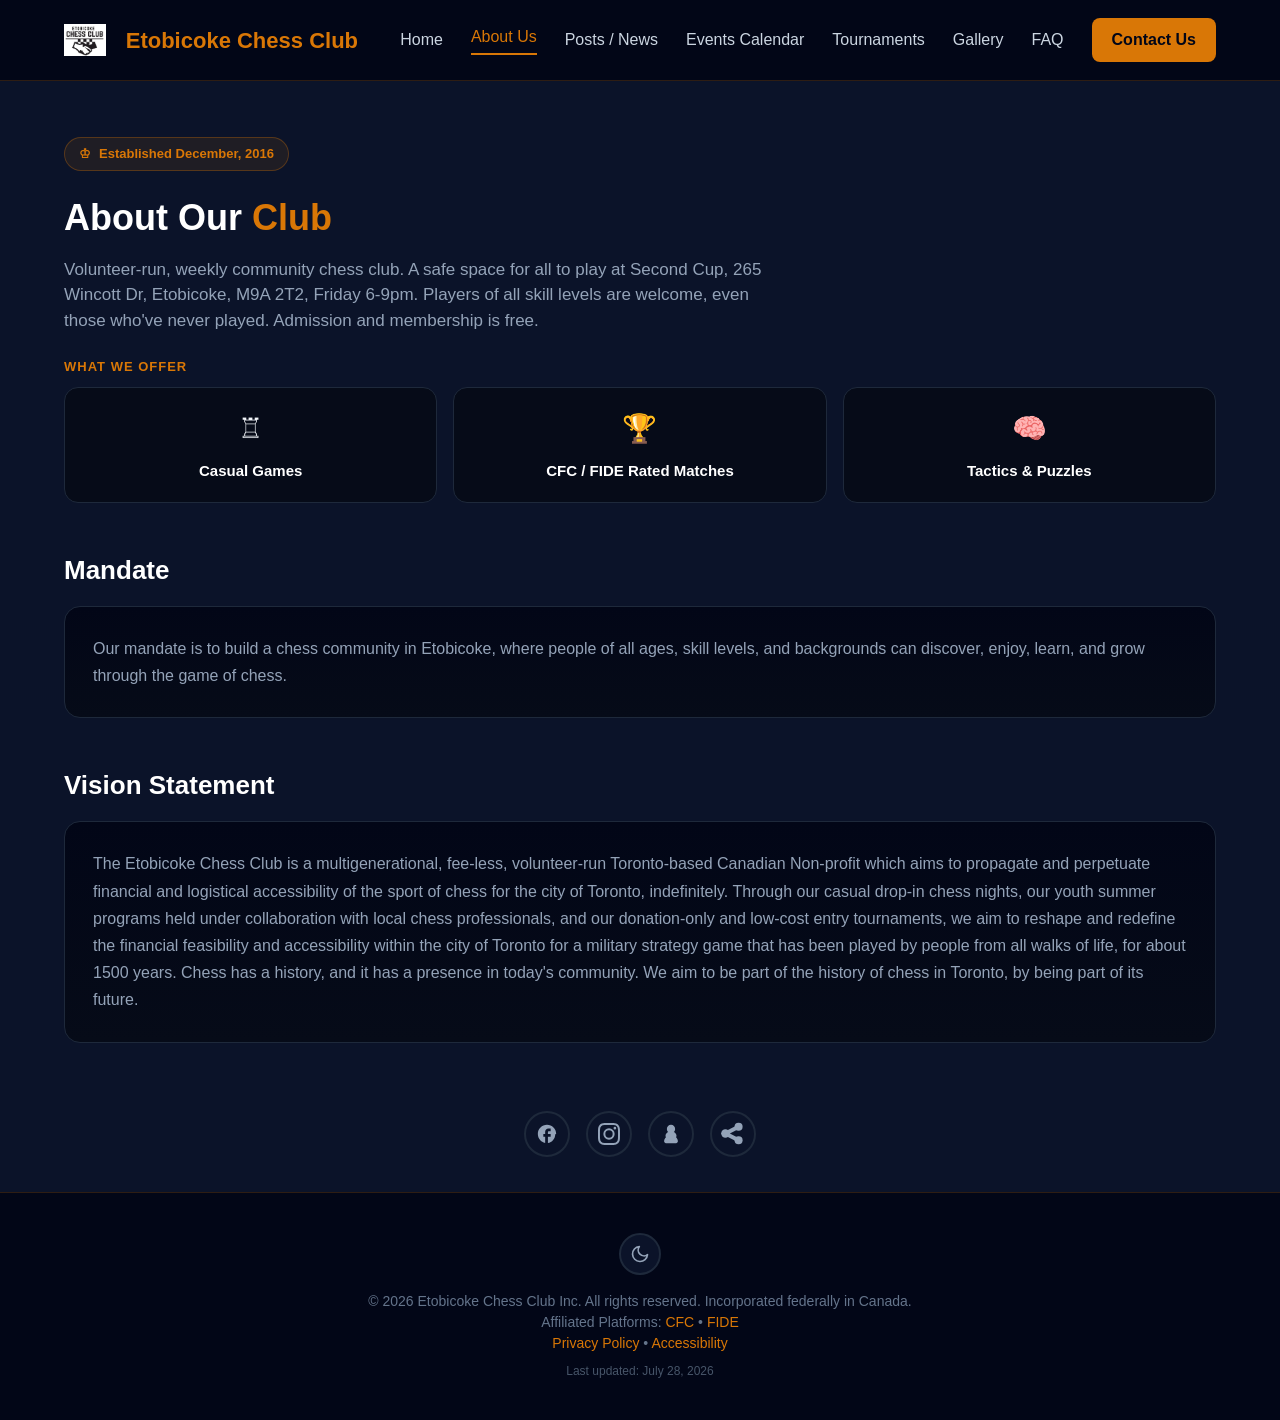
<file: about.html>
<!DOCTYPE html>
<html lang="en">
<head>
<script>
  (function () {
    try {
      if (localStorage.getItem("gcc-theme") === "light") {
        document.documentElement.setAttribute("data-theme", "light");
      }
    } catch (e) {}
  })();
</script>
<meta charset="UTF-8">
<meta name="viewport" content="width=device-width, initial-scale=1.0">
<title>About Us - Etobicoke Chess Club</title>
<meta name="description" content="Learn about Etobicoke Chess Club's mandate, vision, and executive team - a free, volunteer-run weekly chess club at Second Cup.">
<link rel="canonical" href="https://ricool8888.github.io/etobicokechessclub/about">
<link rel="icon" href="favicon.ico" sizes="any">
<link rel="icon" type="image/png" sizes="192x192" href="assets/logos/favicon-192.png">
<link rel="apple-touch-icon" href="assets/logos/apple-touch-icon.png">
<link rel="stylesheet" href="assets/style.css">
</head>
<body>
<a href="#main-content" class="sr-only">Skip to main content</a>

<header class="site-header">
  <div class="container">
    <div class="navbar-flex">
      <a href="./" class="brand-logo">
        <img src="assets/logos/ECC_logo.jpg" alt="" aria-hidden="true" width="32" height="32" style="height:32px;width:auto;display:inline-block;vertical-align:middle;margin-right:8px;">
        <span class="gold-text">Etobicoke Chess Club</span>
      </a>
      <button class="nav-toggle" id="navToggle" aria-expanded="false" aria-controls="primaryNav" aria-label="Open menu">&#9776;</button>
      <nav class="nav-links" id="primaryNav" aria-label="Main Navigation">
        <a href="./" class="nav-item">Home</a>
        <a href="about" class="nav-item active" aria-current="page">About Us</a>
        <a href="posts-and-news" class="nav-item">Posts / News</a>
        <a href="events-calendar" class="nav-item">Events Calendar</a>
        <a href="tournaments" class="nav-item">Tournaments</a>
        <a href="gallery" class="nav-item">Gallery</a>
        <a href="faq" class="nav-item">FAQ</a>
        <a href="mailto:etobicokechessclub@gmail.com" class="btn-join">Contact Us</a>
      </nav>
    </div>
  </div>
</header>

<main id="main-content">
  <div class="container">
    <div class="page-header">
      <div class="established-badge"><span aria-hidden="true">&#9812;</span> Established December, 2016</div>
      <h1 class="page-title">About Our <span class="gold-text">Club</span></h1>
      <p class="page-desc">Volunteer-run, weekly community chess club. A safe space for all to play at Second Cup, 265 Wincott Dr, Etobicoke, M9A 2T2, Friday 6-9pm. Players of all skill levels are welcome, even those who've never played. Admission and membership is free.</p>
    </div>

    <section class="content-section" aria-labelledby="offer-heading">
      <div class="section-eyebrow">What We Offer</div>
      <div class="offer-grid" id="offer-heading">
        <div class="offer-item">
          <div class="offer-icon" aria-hidden="true">&#9814;</div>
          <div class="offer-label">Casual Games</div>
        </div>
        <div class="offer-item">
          <div class="offer-icon" aria-hidden="true">&#127942;</div>
          <div class="offer-label">CFC / FIDE Rated Matches</div>
        </div>
        <div class="offer-item">
          <div class="offer-icon" aria-hidden="true">&#129504;</div>
          <div class="offer-label">Tactics &amp; Puzzles</div>
        </div>
      </div>
    </section>

    <section class="content-section" aria-labelledby="mandate-heading">
      <h2 class="section-heading" id="mandate-heading">Mandate</h2>
      <div class="content-card">
        <p>Our mandate is to build a chess community in Etobicoke, where people of all ages, skill levels, and backgrounds can discover, enjoy, learn, and grow through the game of chess.</p>
      </div>
    </section>

    <section class="content-section" aria-labelledby="vision-heading">
      <h2 class="section-heading" id="vision-heading">Vision Statement</h2>
      <div class="content-card">
        <p>The Etobicoke Chess Club is a multigenerational, fee-less, volunteer-run Toronto-based Canadian Non-profit which aims to propagate and perpetuate financial and logistical accessibility of the sport of chess for the city of Toronto, indefinitely. Through our casual drop-in chess nights, our youth summer programs held under collaboration with local chess professionals, and our donation-only and low-cost entry tournaments, we aim to reshape and redefine the financial feasibility and accessibility within the city of Toronto for a military strategy game that has been played by people from all walks of life, for about 1500 years. Chess has a history, and it has a presence in today's community. We aim to be part of the history of chess in Toronto, by being part of its future.  </p>
      </div>
    </section>

    <!--
      EXECUTIVE TEAM - waiting on names and bios from the ECC exec team.
      For each person, copy one <section> block below, fill in the name,
      role and bio, give the heading a unique id, then remove the comment
      markers around this block so it shows on the page.

    <section class="content-section" aria-labelledby="president-heading">
      <h2 class="section-heading" id="president-heading">President</h2>
      <div class="content-card founder-card">
        <div class="founder-avatar" aria-hidden="true">&#9812;</div>
        <div>
          <h3 class="founder-name">NAME</h3>
          <div class="founder-title">President</div>
          <p>BIO - a sentence or two about their chess background.</p>
          <p>BIO - their role with the club and what they enjoy outside of chess.</p>
        </div>
      </div>
    </section>

    <section class="content-section" aria-labelledby="vp-heading">
      <h2 class="section-heading" id="vp-heading">Vice-President</h2>
      <div class="content-card founder-card">
        <div class="founder-avatar" aria-hidden="true">&#9812;</div>
        <div>
          <h3 class="founder-name">NAME</h3>
          <div class="founder-title">Vice-President</div>
          <p>BIO</p>
        </div>
      </div>
    </section>

    <section class="content-section" aria-labelledby="treasurer-heading">
      <h2 class="section-heading" id="treasurer-heading">Treasurer</h2>
      <div class="content-card founder-card">
        <div class="founder-avatar" aria-hidden="true">&#9812;</div>
        <div>
          <h3 class="founder-name">NAME</h3>
          <div class="founder-title">Treasurer</div>
          <p>BIO</p>
        </div>
      </div>
    </section>
    -->
    
    <div class="social-container">
      <a href="https://www.facebook.com/EtobicokeChessClub/" target="_blank" rel="noopener noreferrer" class="social-btn facebook" aria-label="Visit Facebook">
        <span class="social-icon" aria-hidden="true"></span>
      </a>
      <a href="https://www.instagram.com/etobicokechessclub/" target="_blank" rel="noopener noreferrer" class="social-btn instagram" aria-label="Visit Instagram">
        <span class="social-icon" aria-hidden="true"></span>
      </a>
      <a href="https://www.chess.com/club/etobicoke-chess-club" target="_blank" rel="noopener noreferrer" class="social-btn chess" aria-label="Visit Chess.com">
        <span class="social-icon" aria-hidden="true"></span>
      </a>
      <button type="button" class="social-btn share" aria-label="Share this page" aria-haspopup="true" aria-expanded="false">
        <span class="social-icon" aria-hidden="true"></span>
      </button>
    </div>
  </div>
</main>

<footer class="site-footer">
  <div class="container">
    <button type="button" id="themeToggle" class="theme-toggle" aria-label="Toggle light and dark mode" aria-pressed="false">
      <svg class="icon-sun" viewBox="0 0 24 24" aria-hidden="true"><circle cx="12" cy="12" r="4"/><path d="M12 2v2M12 20v2M4.93 4.93l1.41 1.41M17.66 17.66l1.41 1.41M2 12h2M20 12h2M6.34 17.66l-1.41 1.41M19.07 4.93l-1.41 1.41"/></svg>
      <svg class="icon-moon" viewBox="0 0 24 24" aria-hidden="true"><path d="M21 12.79A9 9 0 1 1 11.21 3 7 7 0 0 0 21 12.79z"/></svg>
    </button>
    <p>&copy; 2026 Etobicoke Chess Club Inc. All rights reserved.  Incorporated federally in Canada.<br>
    Affiliated Platforms: <a href="https://www.chess.ca/en/">CFC</a> &bull; <a href="https://www.fide.com/">FIDE</a><br>
    <a href="privacy">Privacy Policy</a> &bull; <a href="accessibility">Accessibility</a></p>
    <p class="last-updated">Last updated: <span id="lastUpdatedText">July 28, 2026</span></p>
  </div>
</footer>

<script src="assets/theme.js"></script>
<script src="assets/share.js"></script>
<script src="assets/last-updated.js"></script>
<script src="assets/nav.js"></script>
</body>
</html>
</file>
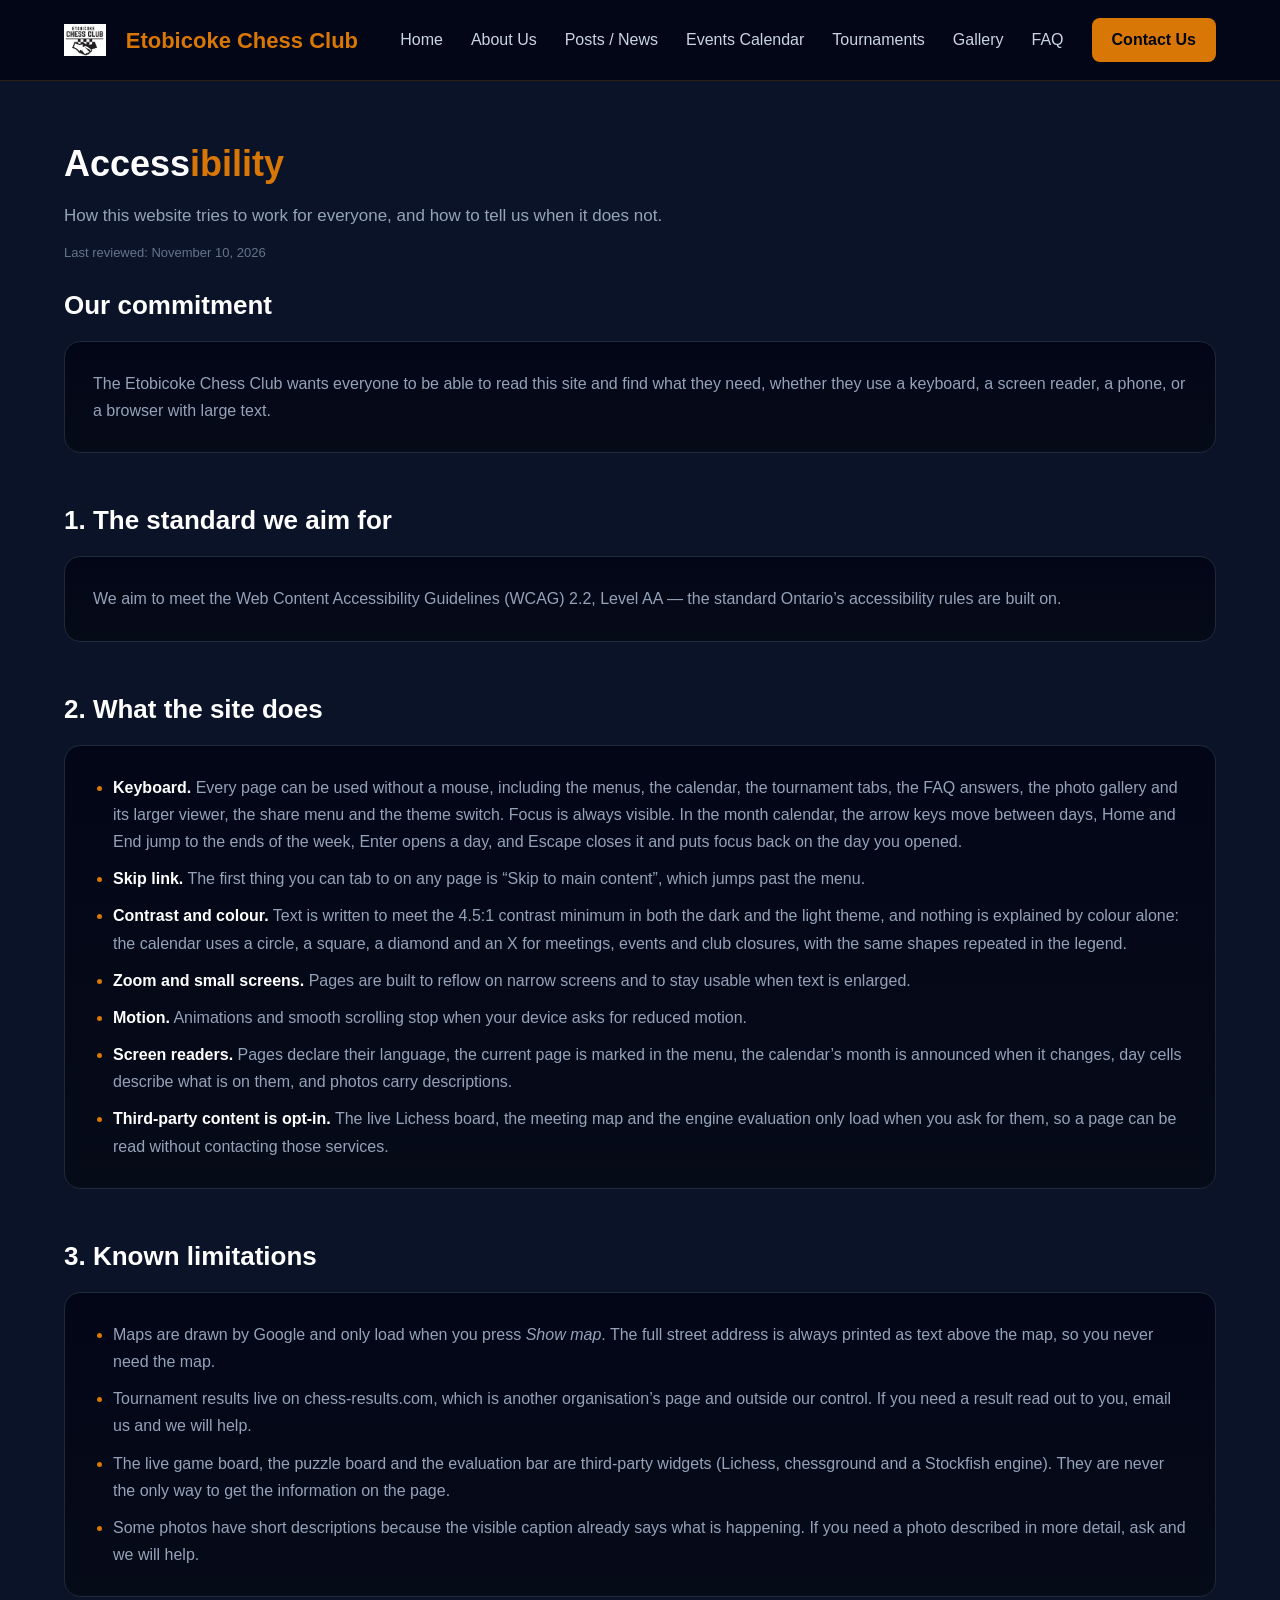
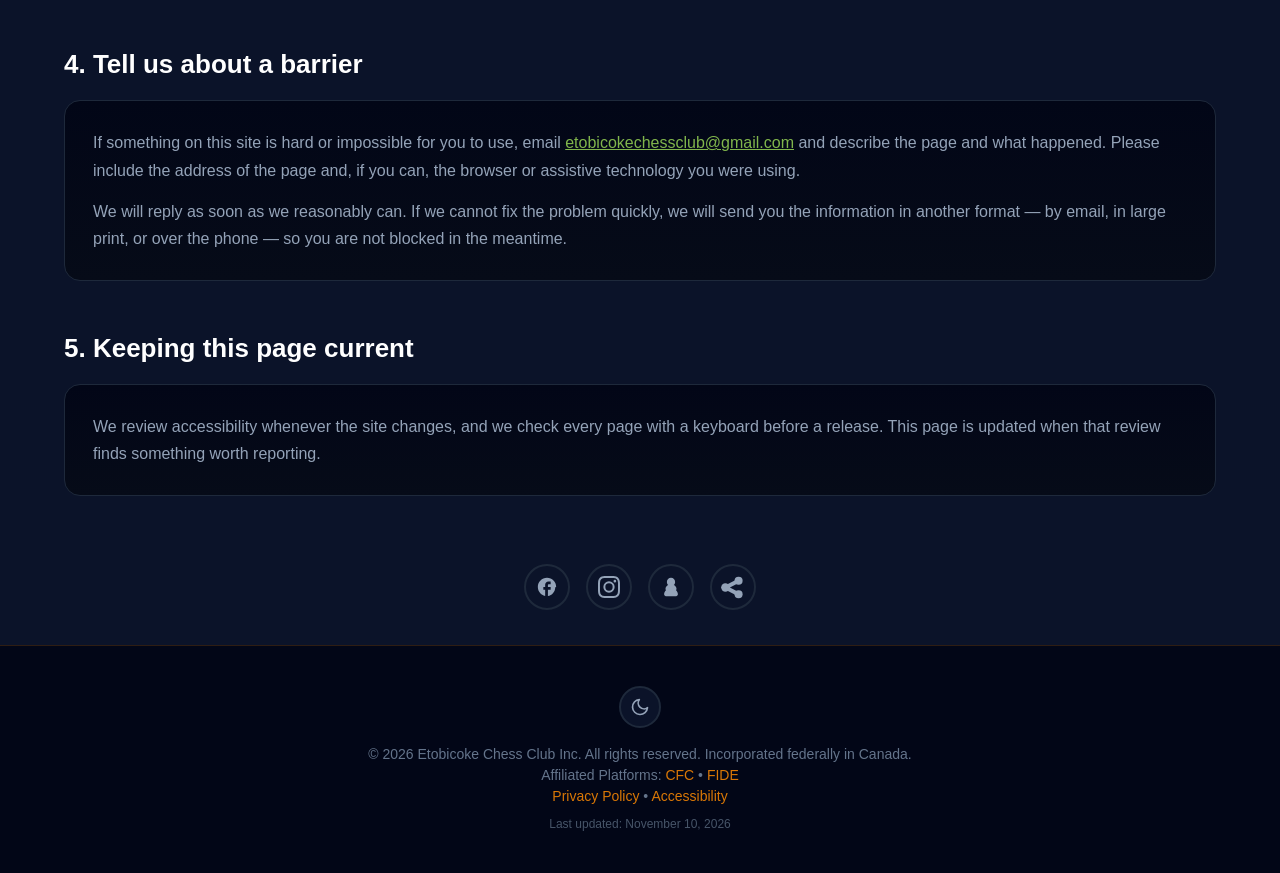
<file: accessibility.html>
<!DOCTYPE html>
<html lang="en">
<head>
<script>
  (function () {
    try {
      if (localStorage.getItem("gcc-theme") === "light") {
        document.documentElement.setAttribute("data-theme", "light");
      }
    } catch (e) {}
  })();
</script>
<meta charset="UTF-8">
<meta name="viewport" content="width=device-width, initial-scale=1.0">
<title>Accessibility - Etobicoke Chess Club</title>
<meta name="description" content="How the Etobicoke Chess Club website tries to work for everyone, what it does for keyboard and screen-reader visitors, and how to report a barrier.">
<link rel="canonical" href="https://ricool8888.github.io/etobicokechessclub/accessibility">
<link rel="icon" href="favicon.ico" sizes="any">
<link rel="icon" type="image/png" sizes="192x192" href="assets/logos/favicon-192.png">
<link rel="apple-touch-icon" href="assets/logos/apple-touch-icon.png">
<link rel="stylesheet" href="assets/style.css">
</head>
<body>
<a href="#main-content" class="sr-only">Skip to main content</a>

<header class="site-header">
  <div class="container">
    <div class="navbar-flex">
      <a href="./" class="brand-logo">
        <img src="assets/logos/ECC_logo.jpg" alt="" aria-hidden="true" width="32" height="32" style="height:32px;width:auto;display:inline-block;vertical-align:middle;margin-right:8px;">
        <span class="gold-text">Etobicoke Chess Club</span>
      </a>
      <button class="nav-toggle" id="navToggle" aria-expanded="false" aria-controls="primaryNav" aria-label="Open menu">&#9776;</button>
      <nav class="nav-links" id="primaryNav" aria-label="Main Navigation">
        <a href="./" class="nav-item">Home</a>
        <a href="about" class="nav-item">About Us</a>
        <a href="posts-and-news" class="nav-item">Posts / News</a>
        <a href="events-calendar" class="nav-item">Events Calendar</a>
        <a href="tournaments" class="nav-item">Tournaments</a>
        <a href="gallery" class="nav-item">Gallery</a>
        <a href="faq" class="nav-item">FAQ</a>
        <a href="mailto:etobicokechessclub@gmail.com" class="btn-join">Contact Us</a>
      </nav>
    </div>
  </div>
</header>

<main id="main-content">
  <div class="container">
    <div class="page-header">
      <h1 class="page-title">Access<span class="gold-text">ibility</span></h1>
      <p class="page-desc">How this website tries to work for everyone, and how to tell us when it does not.</p>
      <p class="policy-meta">Last reviewed: November 10, 2026</p>
    </div>

    <section class="content-section" aria-labelledby="a11y-intro-heading">
      <h2 class="section-heading" id="a11y-intro-heading">Our commitment</h2>
      <div class="content-card">
        <p>The Etobicoke Chess Club wants everyone to be able to read this site and find what they need, whether they use a keyboard, a screen reader, a phone, or a browser with large text.</p>
      </div>
    </section>

    <section class="content-section" aria-labelledby="a11y-standard-heading">
      <h2 class="section-heading" id="a11y-standard-heading">1. The standard we aim for</h2>
      <div class="content-card">
        <p>We aim to meet the Web Content Accessibility Guidelines (WCAG) 2.2, Level AA &mdash; the standard Ontario&rsquo;s accessibility rules are built on.</p>
      </div>
    </section>

    <section class="content-section" aria-labelledby="a11y-features-heading">
      <h2 class="section-heading" id="a11y-features-heading">2. What the site does</h2>
      <div class="content-card">
        <ul>
          <li><strong>Keyboard.</strong> Every page can be used without a mouse, including the menus, the calendar, the tournament tabs, the FAQ answers, the photo gallery and its larger viewer, the share menu and the theme switch. Focus is always visible. In the month calendar, the arrow keys move between days, Home and End jump to the ends of the week, Enter opens a day, and Escape closes it and puts focus back on the day you opened.</li>
          <li><strong>Skip link.</strong> The first thing you can tab to on any page is &ldquo;Skip to main content&rdquo;, which jumps past the menu.</li>
          <li><strong>Contrast and colour.</strong> Text is written to meet the 4.5:1 contrast minimum in both the dark and the light theme, and nothing is explained by colour alone: the calendar uses a circle, a square, a diamond and an X for meetings, events and club closures, with the same shapes repeated in the legend.</li>
          <li><strong>Zoom and small screens.</strong> Pages are built to reflow on narrow screens and to stay usable when text is enlarged.</li>
          <li><strong>Motion.</strong> Animations and smooth scrolling stop when your device asks for reduced motion.</li>
          <li><strong>Screen readers.</strong> Pages declare their language, the current page is marked in the menu, the calendar&rsquo;s month is announced when it changes, day cells describe what is on them, and photos carry descriptions.</li>
          <li><strong>Third-party content is opt-in.</strong> The live Lichess board, the meeting map and the engine evaluation only load when you ask for them, so a page can be read without contacting those services.</li>
        </ul>
      </div>
    </section>

    <section class="content-section" aria-labelledby="a11y-limits-heading">
      <h2 class="section-heading" id="a11y-limits-heading">3. Known limitations</h2>
      <div class="content-card">
        <ul>
          <li>Maps are drawn by Google and only load when you press <em>Show map</em>. The full street address is always printed as text above the map, so you never need the map.</li>
          <li>Tournament results live on chess-results.com, which is another organisation&rsquo;s page and outside our control. If you need a result read out to you, email us and we will help.</li>
          <li>The live game board, the puzzle board and the evaluation bar are third-party widgets (Lichess, chessground and a Stockfish engine). They are never the only way to get the information on the page.</li>
          <li>Some photos have short descriptions because the visible caption already says what is happening. If you need a photo described in more detail, ask and we will help.</li>
        </ul>
      </div>
    </section>

    <section class="content-section" aria-labelledby="a11y-report-heading">
      <h2 class="section-heading" id="a11y-report-heading">4. Tell us about a barrier</h2>
      <div class="content-card">
        <p>If something on this site is hard or impossible for you to use, email <a href="mailto:etobicokechessclub@gmail.com">etobicokechessclub@gmail.com</a> and describe the page and what happened. Please include the address of the page and, if you can, the browser or assistive technology you were using.</p>
        <p>We will reply as soon as we reasonably can. If we cannot fix the problem quickly, we will send you the information in another format &mdash; by email, in large print, or over the phone &mdash; so you are not blocked in the meantime.</p>
      </div>
    </section>

    <section class="content-section" aria-labelledby="a11y-current-heading">
      <h2 class="section-heading" id="a11y-current-heading">5. Keeping this page current</h2>
      <div class="content-card">
        <p>We review accessibility whenever the site changes, and we check every page with a keyboard before a release. This page is updated when that review finds something worth reporting.</p>
      </div>
    </section>

    <div class="social-container">
      <a href="https://www.facebook.com/EtobicokeChessClub/" target="_blank" rel="noopener noreferrer" class="social-btn facebook" aria-label="Visit Facebook">
        <span class="social-icon" aria-hidden="true"></span>
      </a>
      <a href="https://www.instagram.com/etobicokechessclub/" target="_blank" rel="noopener noreferrer" class="social-btn instagram" aria-label="Visit Instagram">
        <span class="social-icon" aria-hidden="true"></span>
      </a>
      <a href="https://www.chess.com/club/etobicoke-chess-club" target="_blank" rel="noopener noreferrer" class="social-btn chess" aria-label="Visit Chess.com">
        <span class="social-icon" aria-hidden="true"></span>
      </a>
      <button type="button" class="social-btn share" aria-label="Share this page" aria-haspopup="true" aria-expanded="false">
        <span class="social-icon" aria-hidden="true"></span>
      </button>
    </div>
  </div>
</main>

<footer class="site-footer">
  <div class="container">
    <button type="button" id="themeToggle" class="theme-toggle" aria-label="Toggle light and dark mode" aria-pressed="false">
      <svg class="icon-sun" viewBox="0 0 24 24" aria-hidden="true"><circle cx="12" cy="12" r="4"/><path d="M12 2v2M12 20v2M4.93 4.93l1.41 1.41M17.66 17.66l1.41 1.41M2 12h2M20 12h2M6.34 17.66l-1.41 1.41M19.07 4.93l-1.41 1.41"/></svg>
      <svg class="icon-moon" viewBox="0 0 24 24" aria-hidden="true"><path d="M21 12.79A9 9 0 1 1 11.21 3 7 7 0 0 0 21 12.79z"/></svg>
    </button>
    <p>&copy; 2026 Etobicoke Chess Club Inc. All rights reserved.  Incorporated federally in Canada.<br>
    Affiliated Platforms: <a href="https://www.chess.ca/en/">CFC</a> &bull; <a href="https://www.fide.com/">FIDE</a><br>
    <a href="privacy">Privacy Policy</a> &bull; <a href="accessibility">Accessibility</a></p>
    <p class="last-updated">Last updated: <span id="lastUpdatedText">November 10, 2026</span></p>
  </div>
</footer>

<script src="assets/theme.js"></script>
<script src="assets/share.js"></script>
<script src="assets/last-updated.js"></script>
<script src="assets/nav.js"></script>
</body>
</html>
</file>
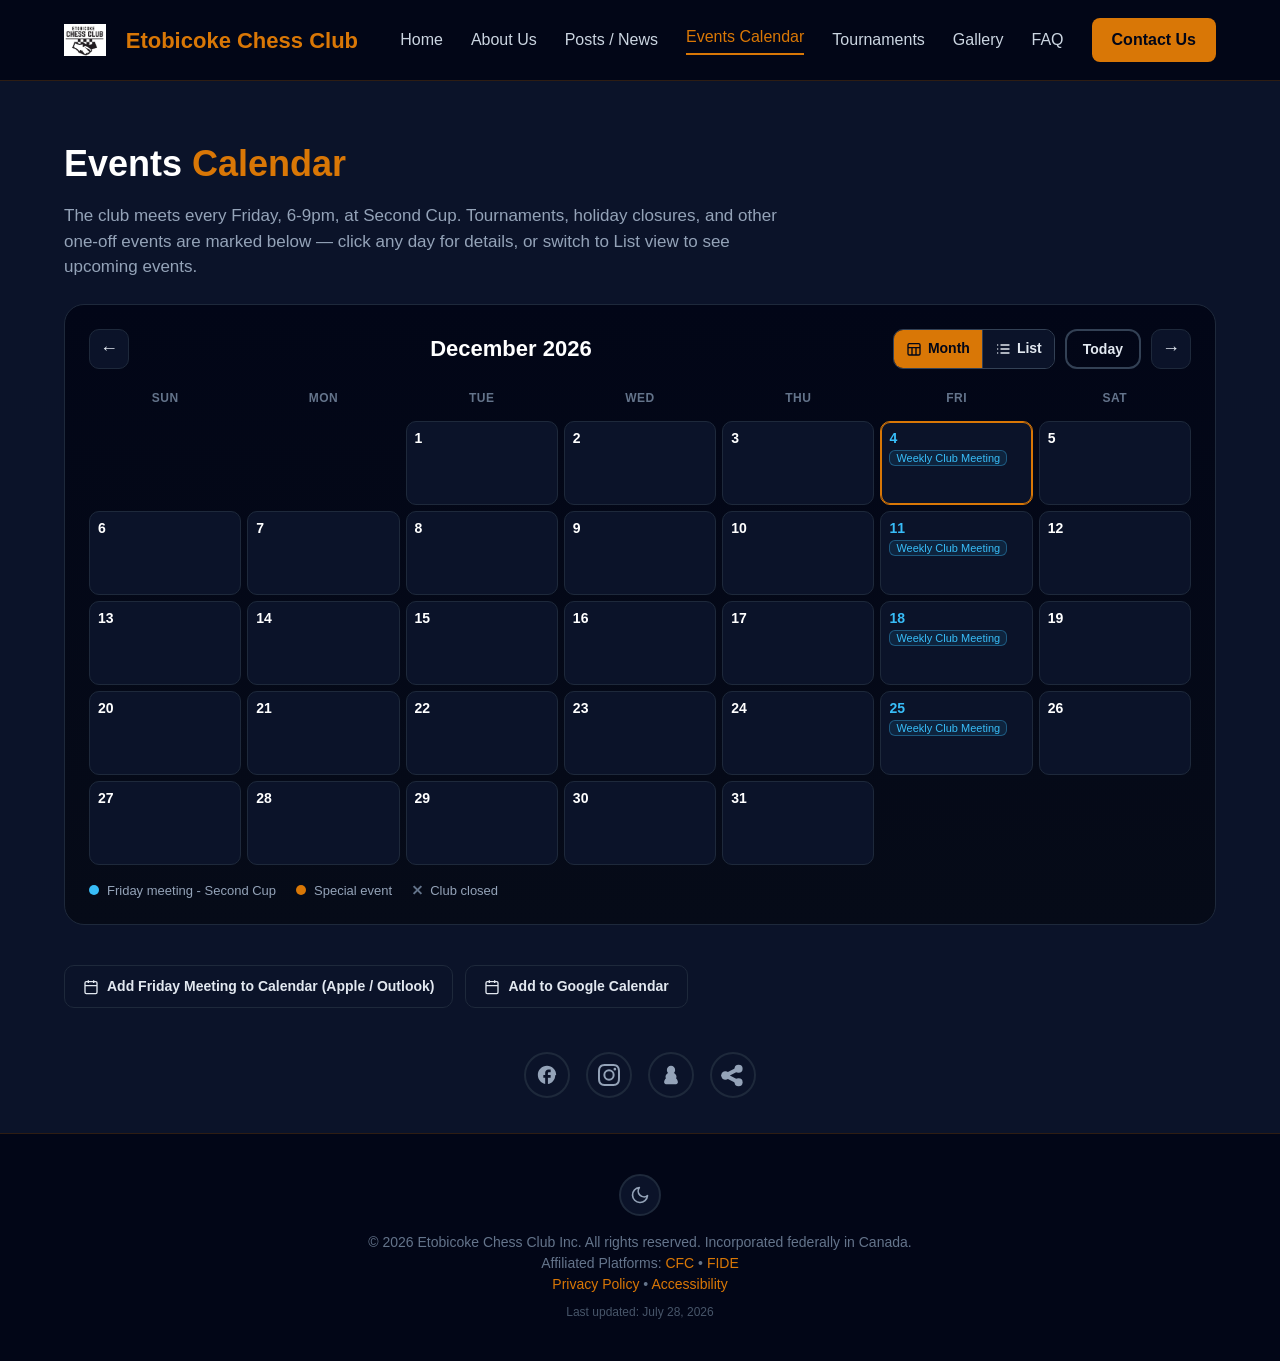
<file: events-calendar.html>
<!DOCTYPE html>
<html lang="en">
<head>
<script>
  (function () {
    try {
      if (localStorage.getItem("gcc-theme") === "light") {
        document.documentElement.setAttribute("data-theme", "light");
      }
    } catch (e) {}
  })();
</script>
<meta charset="UTF-8">
<meta name="viewport" content="width=device-width, initial-scale=1.0">
<title>Events Calendar - Etobicoke Chess Club</title>
<meta name="description" content="See upcoming Etobicoke Chess Club meetings and special events.">
<link rel="canonical" href="https://ricool8888.github.io/etobicokechessclub/events-calendar">
<link rel="icon" href="favicon.ico" sizes="any">
<link rel="icon" type="image/png" sizes="192x192" href="assets/logos/favicon-192.png">
<link rel="apple-touch-icon" href="assets/logos/apple-touch-icon.png">
<link rel="stylesheet" href="assets/style.css">
</head>
<body>
<a href="#main-content" class="sr-only">Skip to main content</a>

<header class="site-header">
  <div class="container">
    <div class="navbar-flex">
      <a href="./" class="brand-logo">
        <img src="assets/logos/ECC_logo.jpg" alt="" aria-hidden="true" width="32" height="32" style="height:32px;width:auto;display:inline-block;vertical-align:middle;margin-right:8px;">
        <span class="gold-text">Etobicoke Chess Club</span>
      </a>
      <button class="nav-toggle" id="navToggle" aria-expanded="false" aria-controls="primaryNav" aria-label="Open menu">&#9776;</button>
      <nav class="nav-links" id="primaryNav" aria-label="Main Navigation">
        <a href="./" class="nav-item">Home</a>
        <a href="about" class="nav-item">About Us</a>
        <a href="posts-and-news" class="nav-item">Posts / News</a>
        <a href="events-calendar" class="nav-item active" aria-current="page">Events Calendar</a>
        <a href="tournaments" class="nav-item">Tournaments</a>
        <a href="gallery" class="nav-item">Gallery</a>
        <a href="faq" class="nav-item">FAQ</a>
        <a href="mailto:etobicokechessclub@gmail.com" class="btn-join">Contact Us</a>
      </nav>
    </div>
  </div>
</header>

<main id="main-content">
  <div class="container">
    <div class="page-header">
      <h1 class="page-title">Events <span class="gold-text">Calendar</span></h1>
      <p class="page-desc">The club meets every Friday, 6-9pm, at Second Cup. Tournaments, holiday closures, and other one-off events are marked below — click any day for details, or switch to List view to see upcoming events.</p>
    </div>

    <section class="calendar-wrap" aria-label="Month calendar">
      <div class="calendar-toolbar">
        <button type="button" class="calendar-nav-btn" id="prevMonthBtn" aria-label="Previous month">&#8592;</button>
        <div class="calendar-month-label" id="calendarMonthLabel" aria-live="polite">Loading…</div>
        <div class="calendar-toolbar-actions">
          <div class="calendar-view-toggle" role="group" aria-label="Calendar view">
            <button type="button" class="calendar-view-btn" id="monthViewBtn" aria-pressed="true">
              <svg viewBox="0 0 24 24" fill="none" stroke="currentColor" stroke-width="2" aria-hidden="true"><rect x="3" y="4" width="18" height="17" rx="2"/><path d="M3 10h18M9 10v11M15 10v11"/></svg>
              Month
            </button>
            <button type="button" class="calendar-view-btn" id="listViewBtn" aria-pressed="false">
              <svg viewBox="0 0 24 24" fill="none" stroke="currentColor" stroke-width="2" stroke-linecap="round" aria-hidden="true"><path d="M9 6h12M9 12h12M9 18h12M4 6h.01M4 12h.01M4 18h.01"/></svg>
              List
            </button>
          </div>
          <button type="button" class="btn-secondary" id="todayBtn" style="padding:8px 16px;font-size:14px;">Today</button>
          <button type="button" class="calendar-nav-btn" id="nextMonthBtn" aria-label="Next month">&#8594;</button>
        </div>
      </div>

      <div class="calendar-grid" id="calendarGrid" role="grid"></div>
      <div class="calendar-list" id="calendarList" hidden></div>

      <div class="legend">
        <span class="legend-item"><span class="legend-dot legend-dot-friday"></span> Friday meeting - Second Cup</span>
        <span class="legend-item"><span class="legend-dot legend-dot-special"></span> Special event</span>
        <span class="legend-item"><span class="legend-dot legend-dot-closed"></span> Club closed</span>
      </div>
    </section>

    <div class="add-to-calendar-row">
      <a class="btn-calendar" href="assets/downloads/etobicoke-chess-club-friday-meeting.ics" download="Etobicoke Chess Club - Friday Meeting.ics">
        <svg viewBox="0 0 24 24" fill="none" stroke="currentColor" stroke-width="2" aria-hidden="true"><rect x="3" y="4" width="18" height="18" rx="2"/><path d="M16 2v4M8 2v4M3 10h18"/></svg>
        Add Friday Meeting to Calendar (Apple / Outlook)
      </a>
      <a class="btn-calendar" href="https://calendar.google.com/calendar/render?action=TEMPLATE&amp;text=Etobicoke+Chess+Club+-+Weekly+Meeting&amp;dates=20261106T180000/20261106T210000&amp;ctz=America/Toronto&amp;recur=RRULE:FREQ%3DWEEKLY%3BBYDAY%3DFR&amp;location=Second+Cup,+265+Wincott+Dr,+Etobicoke,+ON+M9A+2T2&amp;details=Open+play+at+Second+Cup.+All+skill+levels+welcome,+free+admission." target="_blank" rel="noopener noreferrer">
        <svg viewBox="0 0 24 24" fill="none" stroke="currentColor" stroke-width="2" aria-hidden="true"><rect x="3" y="4" width="18" height="18" rx="2"/><path d="M16 2v4M8 2v4M3 10h18"/></svg>
        Add to Google Calendar
      </a>
    </div>

    <!--
      How this calendar works: weekly meetings show automatically every
      Friday (set in assets/calendar.js). Special events come from assets/events.json.
      Click a day to view what's scheduled. To add a new event yourself,
      edit assets/events.json directly in the repo and commit the change —
      visitors can view the calendar but can't submit events.
    -->

    <div class="social-container">
      <a href="https://www.facebook.com/EtobicokeChessClub/" target="_blank" rel="noopener noreferrer" class="social-btn facebook" aria-label="Visit Facebook">
        <span class="social-icon" aria-hidden="true"></span>
      </a>
      <a href="https://www.instagram.com/etobicokechessclub/" target="_blank" rel="noopener noreferrer" class="social-btn instagram" aria-label="Visit Instagram">
        <span class="social-icon" aria-hidden="true"></span>
      </a>
      <a href="https://www.chess.com/club/etobicoke-chess-club" target="_blank" rel="noopener noreferrer" class="social-btn chess" aria-label="Visit Chess.com">
        <span class="social-icon" aria-hidden="true"></span>
      </a>
      <button type="button" class="social-btn share" aria-label="Share this page" aria-haspopup="true" aria-expanded="false">
        <span class="social-icon" aria-hidden="true"></span>
      </button>
    </div>
  </div>
</main>

<footer class="site-footer">
  <div class="container">
    <button type="button" id="themeToggle" class="theme-toggle" aria-label="Toggle light and dark mode" aria-pressed="false">
      <svg class="icon-sun" viewBox="0 0 24 24" aria-hidden="true"><circle cx="12" cy="12" r="4"/><path d="M12 2v2M12 20v2M4.93 4.93l1.41 1.41M17.66 17.66l1.41 1.41M2 12h2M20 12h2M6.34 17.66l-1.41 1.41M19.07 4.93l-1.41 1.41"/></svg>
      <svg class="icon-moon" viewBox="0 0 24 24" aria-hidden="true"><path d="M21 12.79A9 9 0 1 1 11.21 3 7 7 0 0 0 21 12.79z"/></svg>
    </button>
    <p>&copy; 2026 Etobicoke Chess Club Inc. All rights reserved.  Incorporated federally in Canada.<br>
    Affiliated Platforms: <a href="https://www.chess.ca/en/">CFC</a> &bull; <a href="https://www.fide.com/">FIDE</a><br>
    <a href="privacy">Privacy Policy</a> &bull; <a href="accessibility">Accessibility</a></p>
    <p class="last-updated">Last updated: <span id="lastUpdatedText">July 28, 2026</span></p>
  </div>
</footer>

<!-- Day detail modal (view-only) -->
<div class="modal-overlay" id="dayModalOverlay" aria-hidden="true">
  <div class="modal-box" role="dialog" aria-modal="true" aria-labelledby="dayModalTitle">
    <div class="modal-header">
      <h2 class="modal-title" id="dayModalTitle">Day details</h2>
      <button type="button" class="modal-close" id="modalCloseBtn" aria-label="Close">&times;</button>
    </div>

    <div id="dayModalEvents" class="existing-events-list"></div>
  </div>
</div>

<script src="assets/ics.js"></script>
<script src="assets/calendar.js"></script>
<script src="assets/theme.js"></script>
<script src="assets/share.js"></script>
<script src="assets/last-updated.js"></script>
<script src="assets/nav.js"></script>
</body>
</html>
</file>
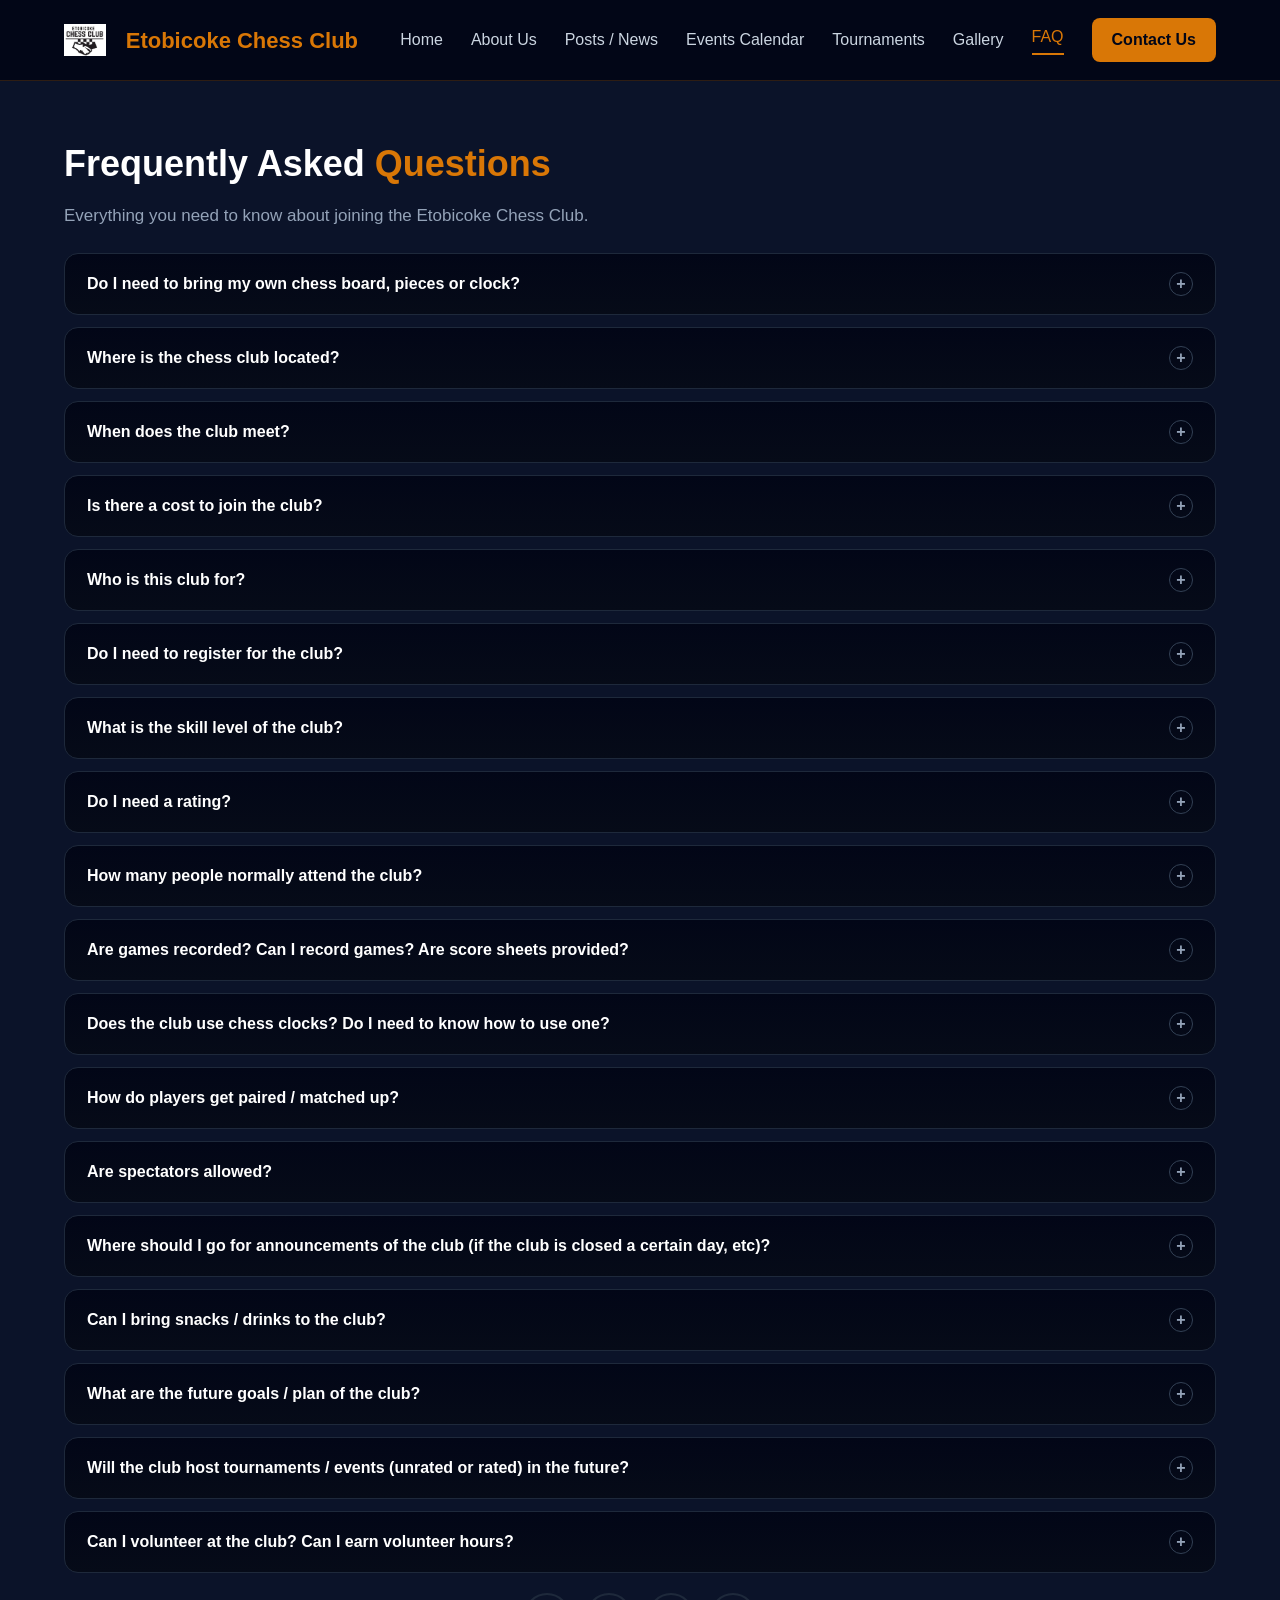
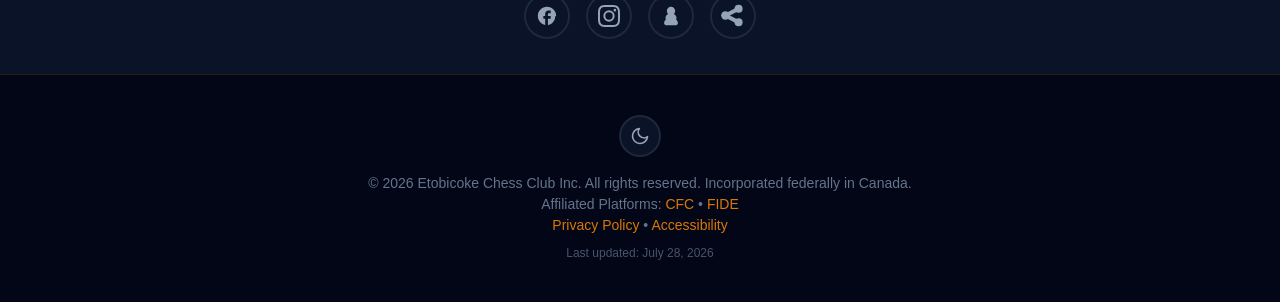
<file: faq.html>
<!DOCTYPE html>
<html lang="en">
<head>
<script>
  (function () {
    try {
      if (localStorage.getItem("gcc-theme") === "light") {
        document.documentElement.setAttribute("data-theme", "light");
      }
    } catch (e) {}
  })();
</script>
<meta charset="UTF-8">
<meta name="viewport" content="width=device-width, initial-scale=1.0">
<title>FAQ - Etobicoke Chess Club</title>
<meta name="description" content="Frequently asked questions about joining Etobicoke Chess Club: location, cost, skill level, equipment, and more.">
<link rel="canonical" href="https://ricool8888.github.io/etobicokechessclub/faq">
<link rel="icon" href="favicon.ico" sizes="any">
<link rel="icon" type="image/png" sizes="192x192" href="assets/logos/favicon-192.png">
<link rel="apple-touch-icon" href="assets/logos/apple-touch-icon.png">
<link rel="stylesheet" href="assets/style.css">
</head>
<body>
<a href="#main-content" class="sr-only">Skip to main content</a>

<header class="site-header">
  <div class="container">
    <div class="navbar-flex">
      <a href="./" class="brand-logo">
        <img src="assets/logos/ECC_logo.jpg" alt="" aria-hidden="true" width="32" height="32" style="height:32px;width:auto;display:inline-block;vertical-align:middle;margin-right:8px;">
        <span class="gold-text">Etobicoke Chess Club</span>
      </a>
      <button class="nav-toggle" id="navToggle" aria-expanded="false" aria-controls="primaryNav" aria-label="Open menu">&#9776;</button>
      <nav class="nav-links" id="primaryNav" aria-label="Main Navigation">
        <a href="./" class="nav-item">Home</a>
        <a href="about" class="nav-item">About Us</a>
        <a href="posts-and-news" class="nav-item">Posts / News</a>
        <a href="events-calendar" class="nav-item">Events Calendar</a>
        <a href="tournaments" class="nav-item">Tournaments</a>
        <a href="gallery" class="nav-item">Gallery</a>
        <a href="faq" class="nav-item active" aria-current="page">FAQ</a>
        <a href="mailto:etobicokechessclub@gmail.com" class="btn-join">Contact Us</a>
      </nav>
    </div>
  </div>
</header>

<main id="main-content">
  <div class="container">
    <div class="page-header">
      <h1 class="page-title">Frequently Asked <span class="gold-text">Questions</span></h1>
      <p class="page-desc">Everything you need to know about joining the Etobicoke Chess Club.</p>
    </div>

    <div class="faq-list" id="faqList">

      <div class="faq-item">
        <button class="faq-question" aria-expanded="false">Do I need to bring my own chess board, pieces or clock?<span class="faq-icon" aria-hidden="true">+</span></button>
        <div class="faq-answer"><div class="faq-answer-inner">No, all equipment is provided.</div></div>
      </div>

      <div class="faq-item">
        <button class="faq-question" aria-expanded="false">Where is the chess club located?<span class="faq-icon" aria-hidden="true">+</span></button>
        <div class="faq-answer"><div class="faq-answer-inner">Second Cup, 265 Wincott Drive, Etobicoke, ON, M9A 2T2 (<a href="https://www.google.com/maps/search/?api=1&amp;query=Second+Cup+265+Wincott+Dr+Etobicoke+ON+M9A+2T2" target="_blank" rel="noopener noreferrer">map</a>).</div></div>
      </div>

      <div class="faq-item">
        <button class="faq-question" aria-expanded="false">When does the club meet?<span class="faq-icon" aria-hidden="true">+</span></button>
        <div class="faq-answer"><div class="faq-answer-inner">Friday evenings from 6:00 PM to 9:00 PM at Second Cup. Participants may come and go as they please during this timeframe.</div></div>
      </div>

      <div class="faq-item">
        <button class="faq-question" aria-expanded="false">Is there a cost to join the club?<span class="faq-icon" aria-hidden="true">+</span></button>
        <div class="faq-answer"><div class="faq-answer-inner">No, this club is a non-profit club. Donations are accepted and used to directly fund: replacement of defective equipment, purchasing of new equipment, and a maintenance fee to keep the website hosted.</div></div>
      </div>

      <div class="faq-item">
        <button class="faq-question" aria-expanded="false">Who is this club for?<span class="faq-icon" aria-hidden="true">+</span></button>
        <div class="faq-answer"><div class="faq-answer-inner">This club warmly welcomes all chess enthusiasts of any age to join us. Whether you are a seasoned player or a newcomer eager to learn the game, this is the perfect opportunity to immerse yourself in the world of chess.</div></div>
      </div>

      <div class="faq-item">
        <button class="faq-question" aria-expanded="false">Do I need to register for the club?<span class="faq-icon" aria-hidden="true">+</span></button>
        <div class="faq-answer"><div class="faq-answer-inner">No, there is no registration required.</div></div>
      </div>

      <div class="faq-item">
        <button class="faq-question" aria-expanded="false">What is the skill level of the club?<span class="faq-icon" aria-hidden="true">+</span></button>
        <div class="faq-answer"><div class="faq-answer-inner">You can be a beginner, intermediate, expert, or master level player. Players of all skill levels are welcome to join the club.</div></div>
      </div>

      <div class="faq-item">
        <button class="faq-question" aria-expanded="false">Do I need a rating?<span class="faq-icon" aria-hidden="true">+</span></button>
        <div class="faq-answer"><div class="faq-answer-inner">No rating is required to join the club.</div></div>
      </div>

      <div class="faq-item">
        <button class="faq-question" aria-expanded="false">How many people normally attend the club?<span class="faq-icon" aria-hidden="true">+</span></button>
        <div class="faq-answer"><div class="faq-answer-inner">Attendance varies from week to week. Drop by any Friday evening to see for yourself!</div></div>
      </div>

      <div class="faq-item">
        <button class="faq-question" aria-expanded="false">Are games recorded? Can I record games? Are score sheets provided?<span class="faq-icon" aria-hidden="true">+</span></button>
        <div class="faq-answer"><div class="faq-answer-inner">Games are not recorded unless both participants agree to have the game recorded. Score sheets are not provided.</div></div>
      </div>

      <div class="faq-item">
        <button class="faq-question" aria-expanded="false">Does the club use chess clocks? Do I need to know how to use one?<span class="faq-icon" aria-hidden="true">+</span></button>
        <div class="faq-answer"><div class="faq-answer-inner">Yes, the club uses chess clocks. Players are not required to use one but are free to use one if they like. If needed, training can be provided to teach players how to use the chess clock correctly.</div></div>
      </div>

      <div class="faq-item">
        <button class="faq-question" aria-expanded="false">How do players get paired / matched up?<span class="faq-icon" aria-hidden="true">+</span></button>
        <div class="faq-answer"><div class="faq-answer-inner">Players are free to play anyone they like at the club. No pairing software is used unless the game is to be rated.</div></div>
      </div>

      <div class="faq-item">
        <button class="faq-question" aria-expanded="false">Are spectators allowed?<span class="faq-icon" aria-hidden="true">+</span></button>
        <div class="faq-answer"><div class="faq-answer-inner">Yes, spectators are allowed.</div></div>
      </div>

      <div class="faq-item">
        <button class="faq-question" aria-expanded="false">Where should I go for announcements of the club (if the club is closed a certain day, etc)?<span class="faq-icon" aria-hidden="true">+</span></button>
        <div class="faq-answer"><div class="faq-answer-inner">If the club is closed, there will be a post on the website, Facebook, and Instagram. Please refer to the <a href="posts-and-news">posts / news</a> web page, <a href="https://www.facebook.com/EtobicokeChessClub/" target="_blank" rel="noopener noreferrer">Facebook</a>, and <a href="https://www.instagram.com/etobicokechessclub/" target="_blank" rel="noopener noreferrer">Instagram</a> for the latest updates.</div></div>
      </div>

      <div class="faq-item">
        <button class="faq-question" aria-expanded="false">Can I bring snacks / drinks to the club?<span class="faq-icon" aria-hidden="true">+</span></button>
        <div class="faq-answer"><div class="faq-answer-inner">Drinks are allowed provided they are non-alcoholic. Snacks are fine to bring.</div></div>
      </div>

      <div class="faq-item">
        <button class="faq-question" aria-expanded="false">What are the future goals / plan of the club?<span class="faq-icon" aria-hidden="true">+</span></button>
        <div class="faq-answer"><div class="faq-answer-inner">We plan on continuing to host CFC rated tournaments and growing the chess community in Etobicoke.</div></div>
      </div>

      <div class="faq-item">
        <button class="faq-question" aria-expanded="false">Will the club host tournaments / events (unrated or rated) in the future?<span class="faq-icon" aria-hidden="true">+</span></button>
        <div class="faq-answer"><div class="faq-answer-inner">Yes, the club will host tournaments / events in the future. We have already held numerous CFC rated tournaments (see <a href="tournaments#completed">past results</a>) and we plan on hosting more.</div></div>
      </div>

      <div class="faq-item">
        <button class="faq-question" aria-expanded="false">Can I volunteer at the club? Can I earn volunteer hours?<span class="faq-icon" aria-hidden="true">+</span></button>
        <div class="faq-answer"><div class="faq-answer-inner">Yes, volunteers of any age are welcome. Yes, volunteer hours can be provided.</div></div>
      </div>

    </div>

    <div class="social-container">
      <a href="https://www.facebook.com/EtobicokeChessClub/" target="_blank" rel="noopener noreferrer" class="social-btn facebook" aria-label="Visit Facebook">
        <span class="social-icon" aria-hidden="true"></span>
      </a>
      <a href="https://www.instagram.com/etobicokechessclub/" target="_blank" rel="noopener noreferrer" class="social-btn instagram" aria-label="Visit Instagram">
        <span class="social-icon" aria-hidden="true"></span>
      </a>
      <a href="https://www.chess.com/club/etobicoke-chess-club" target="_blank" rel="noopener noreferrer" class="social-btn chess" aria-label="Visit Chess.com">
        <span class="social-icon" aria-hidden="true"></span>
      </a>
      <button type="button" class="social-btn share" aria-label="Share this page" aria-haspopup="true" aria-expanded="false">
        <span class="social-icon" aria-hidden="true"></span>
      </button>
    </div>
  </div>
</main>

<footer class="site-footer">
  <div class="container">
    <button type="button" id="themeToggle" class="theme-toggle" aria-label="Toggle light and dark mode" aria-pressed="false">
      <svg class="icon-sun" viewBox="0 0 24 24" aria-hidden="true"><circle cx="12" cy="12" r="4"/><path d="M12 2v2M12 20v2M4.93 4.93l1.41 1.41M17.66 17.66l1.41 1.41M2 12h2M20 12h2M6.34 17.66l-1.41 1.41M19.07 4.93l-1.41 1.41"/></svg>
      <svg class="icon-moon" viewBox="0 0 24 24" aria-hidden="true"><path d="M21 12.79A9 9 0 1 1 11.21 3 7 7 0 0 0 21 12.79z"/></svg>
    </button>
    <p>&copy; 2026 Etobicoke Chess Club Inc. All rights reserved.  Incorporated federally in Canada.<br>
    Affiliated Platforms: <a href="https://www.chess.ca/en/">CFC</a> &bull; <a href="https://www.fide.com/">FIDE</a><br>
    <a href="privacy">Privacy Policy</a> &bull; <a href="accessibility">Accessibility</a></p>
    <p class="last-updated">Last updated: <span id="lastUpdatedText">July 28, 2026</span></p>
  </div>
</footer>

<script src="assets/faq.js"></script>
<script src="assets/theme.js"></script>
<script src="assets/share.js"></script>
<script src="assets/last-updated.js"></script>
<script src="assets/nav.js"></script>
</body>
</html>
</file>
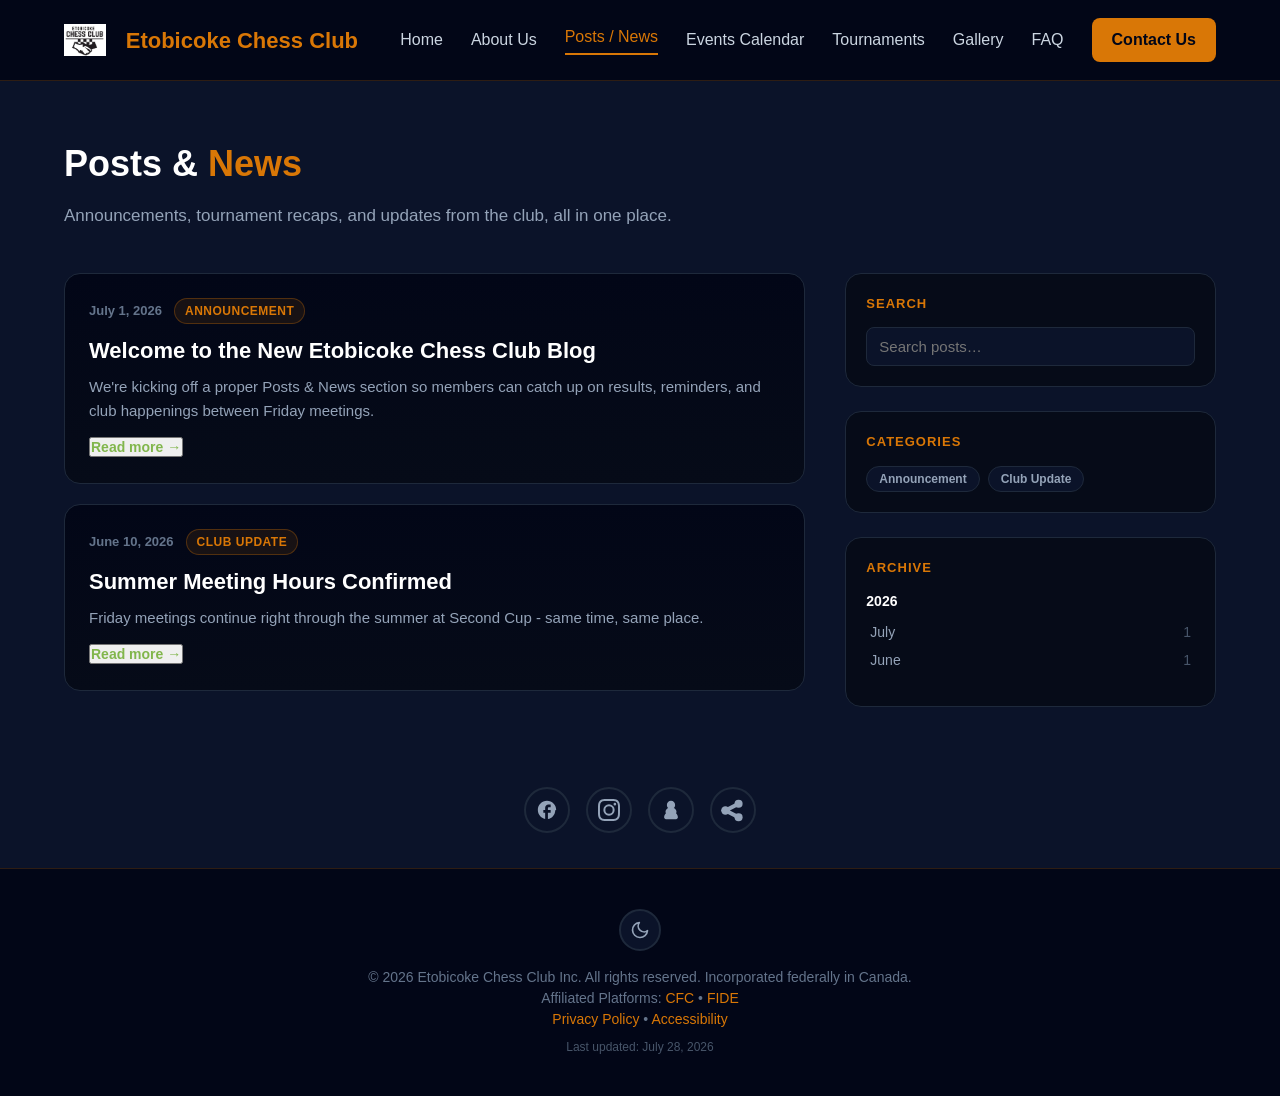
<file: posts-and-news.html>
<!DOCTYPE html>
<html lang="en">
<head>
<script>
  (function () {
    try {
      if (localStorage.getItem("gcc-theme") === "light") {
        document.documentElement.setAttribute("data-theme", "light");
      }
    } catch (e) {}
  })();
</script>
<meta charset="UTF-8">
<meta name="viewport" content="width=device-width, initial-scale=1.0">
<title>Posts &amp; News - Etobicoke Chess Club</title>
<meta name="description" content="Club announcements, tournament recaps, and news from Etobicoke Chess Club.">
<link rel="canonical" href="https://ricool8888.github.io/etobicokechessclub/posts-and-news">
<link rel="icon" href="favicon.ico" sizes="any">
<link rel="icon" type="image/png" sizes="192x192" href="assets/logos/favicon-192.png">
<link rel="apple-touch-icon" href="assets/logos/apple-touch-icon.png">
<link rel="stylesheet" href="assets/style.css">
</head>
<body>
<a href="#main-content" class="sr-only">Skip to main content</a>

<header class="site-header">
  <div class="container">
    <div class="navbar-flex">
      <a href="./" class="brand-logo">
        <img src="assets/logos/ECC_logo.jpg" alt="" aria-hidden="true" width="32" height="32" style="height:32px;width:auto;display:inline-block;vertical-align:middle;margin-right:8px;">
        <span class="gold-text">Etobicoke Chess Club</span>
      </a>
      <button class="nav-toggle" id="navToggle" aria-expanded="false" aria-controls="primaryNav" aria-label="Open menu">&#9776;</button>
      <nav class="nav-links" id="primaryNav" aria-label="Main Navigation">
        <a href="./" class="nav-item">Home</a>
        <a href="about" class="nav-item">About Us</a>
        <a href="posts-and-news" class="nav-item active" aria-current="page">Posts / News</a>
        <a href="events-calendar" class="nav-item">Events Calendar</a>
        <a href="tournaments" class="nav-item">Tournaments</a>
        <a href="gallery" class="nav-item">Gallery</a>
        <a href="faq" class="nav-item">FAQ</a>
        <a href="mailto:etobicokechessclub@gmail.com" class="btn-join">Contact Us</a>
      </nav>
    </div>
  </div>
</header>

<main id="main-content">
  <div class="container">
    <div class="page-header">
      <h1 class="page-title">Posts &amp; <span class="gold-text">News</span></h1>
      <p class="page-desc">Announcements, tournament recaps, and updates from the club, all in one place.</p>
    </div>

    <div class="section-toolbar">
      <div></div>
    </div>

    <div class="blog-layout">
      <div class="blog-list" id="blogList" aria-live="polite">
        <div class="empty-state">Loading posts…</div>
      </div>

      <aside class="blog-sidebar">
        <div class="sidebar-box">
          <div class="sidebar-title">Search</div>
          <div class="search-box">
            <input type="search" class="form-input" id="searchInput" placeholder="Search posts…">
          </div>
        </div>
        <div class="sidebar-box">
          <div class="sidebar-title">Categories</div>
          <div class="category-pill-list" id="categoryList"></div>
        </div>
        <div class="sidebar-box">
          <div class="sidebar-title">Archive</div>
          <div id="archiveList"></div>
        </div>
        <button type="button" class="reset-filters" id="resetFiltersBtn" style="display:none;">Clear all filters</button>
      </aside>
    </div>

    <!--
      How this blog works: posts come from assets/posts.json. To publish
      a new post, add it directly to that file in the repo and commit —
      visitors can read, search, and filter posts, but can't submit
      their own.
    -->

    <div class="social-container">
      <a href="https://www.facebook.com/EtobicokeChessClub/" target="_blank" rel="noopener noreferrer" class="social-btn facebook" aria-label="Visit Facebook">
        <span class="social-icon" aria-hidden="true"></span>
      </a>
      <a href="https://www.instagram.com/etobicokechessclub/" target="_blank" rel="noopener noreferrer" class="social-btn instagram" aria-label="Visit Instagram">
        <span class="social-icon" aria-hidden="true"></span>
      </a>
      <a href="https://www.chess.com/club/etobicoke-chess-club" target="_blank" rel="noopener noreferrer" class="social-btn chess" aria-label="Visit Chess.com">
        <span class="social-icon" aria-hidden="true"></span>
      </a>
      <button type="button" class="social-btn share" aria-label="Share this page" aria-haspopup="true" aria-expanded="false">
        <span class="social-icon" aria-hidden="true"></span>
      </button>
    </div>
  </div>
</main>

<footer class="site-footer">
  <div class="container">
    <button type="button" id="themeToggle" class="theme-toggle" aria-label="Toggle light and dark mode" aria-pressed="false">
      <svg class="icon-sun" viewBox="0 0 24 24" aria-hidden="true"><circle cx="12" cy="12" r="4"/><path d="M12 2v2M12 20v2M4.93 4.93l1.41 1.41M17.66 17.66l1.41 1.41M2 12h2M20 12h2M6.34 17.66l-1.41 1.41M19.07 4.93l-1.41 1.41"/></svg>
      <svg class="icon-moon" viewBox="0 0 24 24" aria-hidden="true"><path d="M21 12.79A9 9 0 1 1 11.21 3 7 7 0 0 0 21 12.79z"/></svg>
    </button>
    <p>&copy; 2026 Etobicoke Chess Club Inc. All rights reserved.  Incorporated federally in Canada.<br>
    Affiliated Platforms: <a href="https://www.chess.ca/en/">CFC</a> &bull; <a href="https://www.fide.com/">FIDE</a><br>
    <a href="privacy">Privacy Policy</a> &bull; <a href="accessibility">Accessibility</a></p>
    <p class="last-updated">Last updated: <span id="lastUpdatedText">July 28, 2026</span></p>
  </div>
</footer>

<script src="assets/blog.js"></script>
<script src="assets/theme.js"></script>
<script src="assets/share.js"></script>
<script src="assets/last-updated.js"></script>
<script src="assets/nav.js"></script>
</body>
</html>
</file>
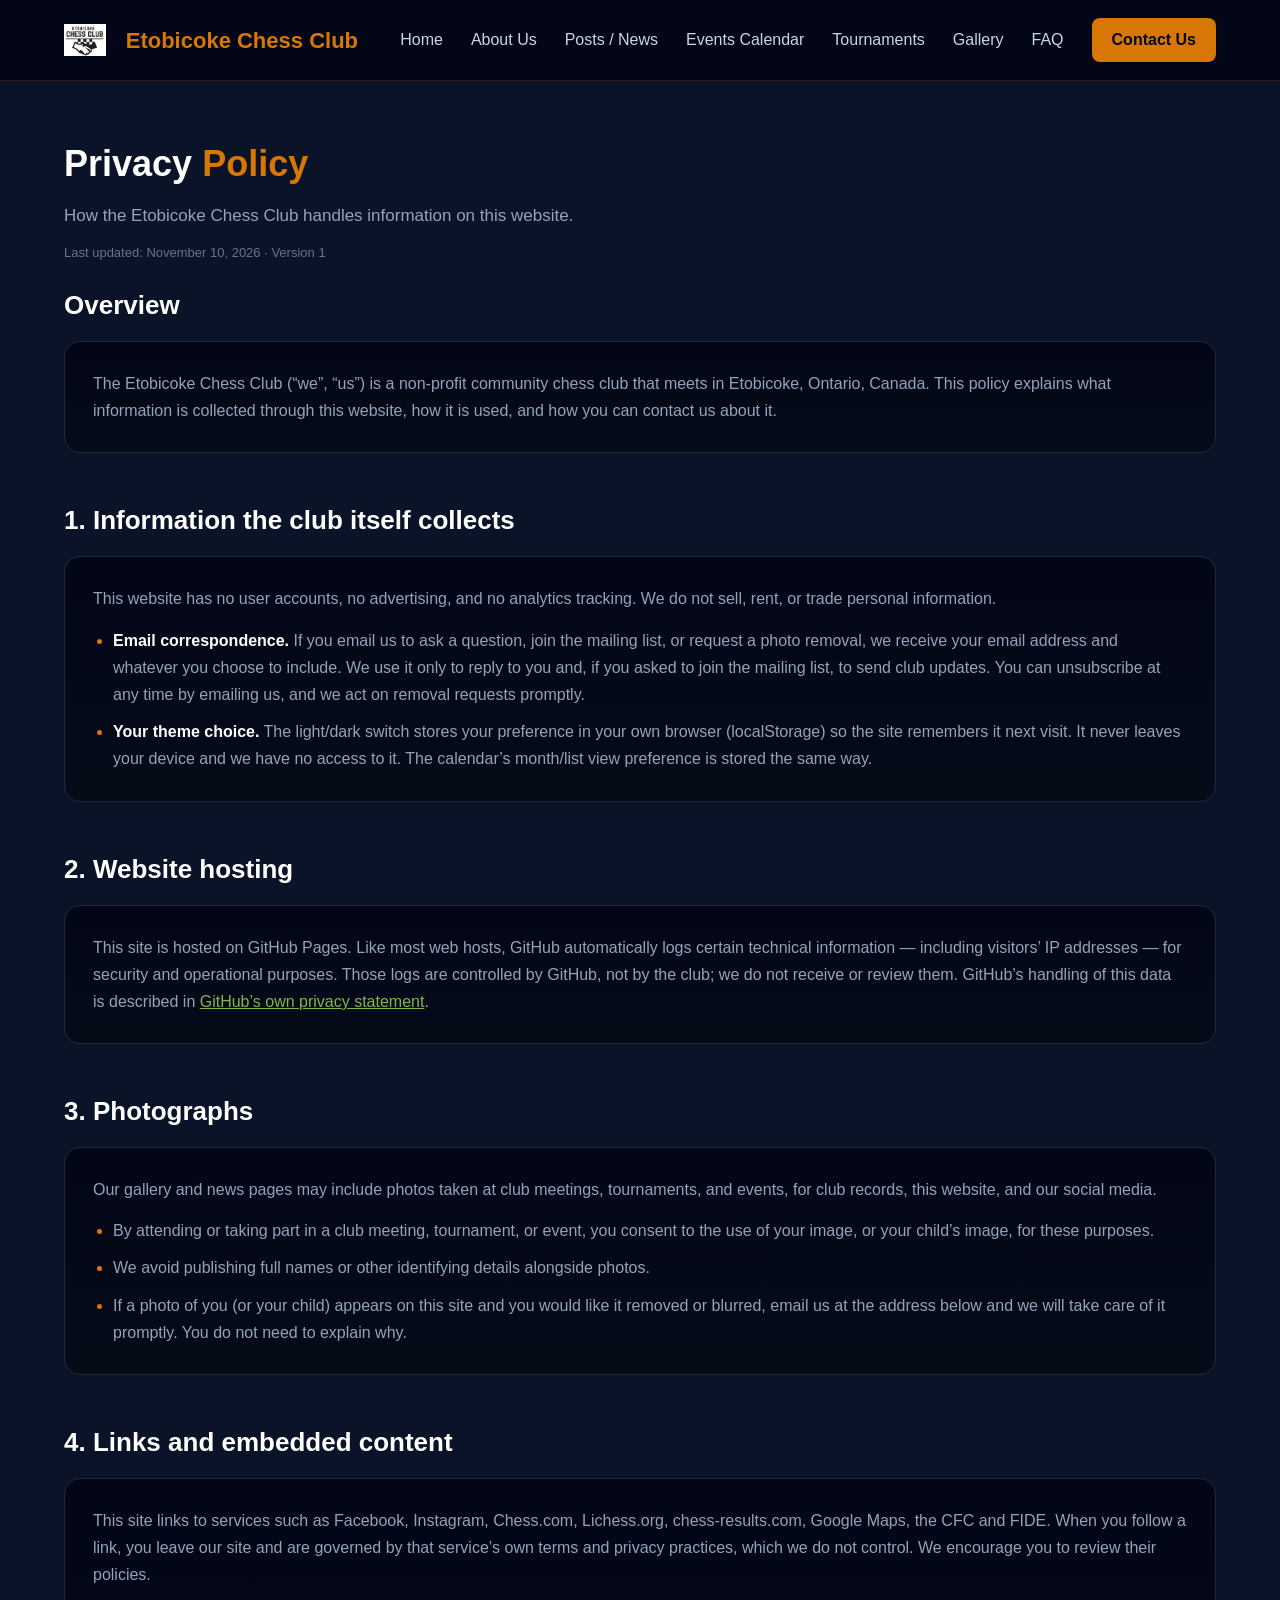
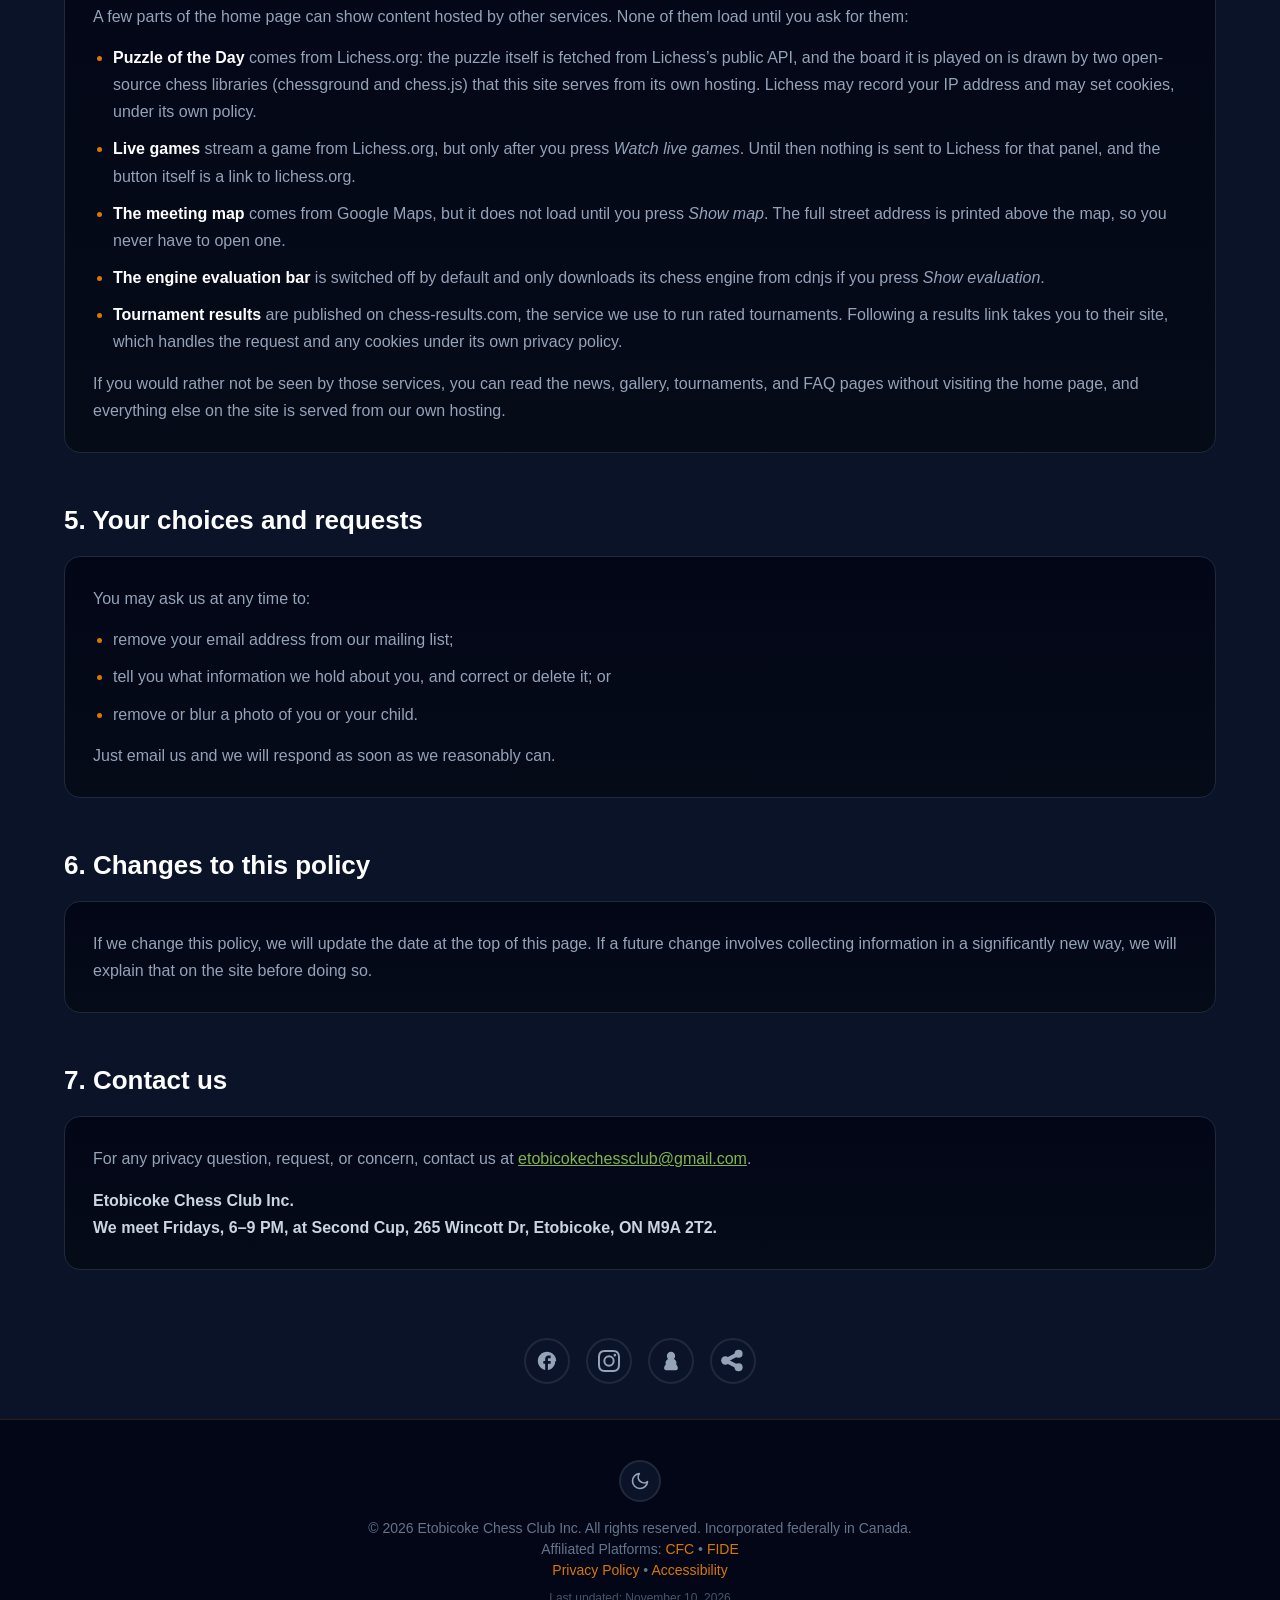
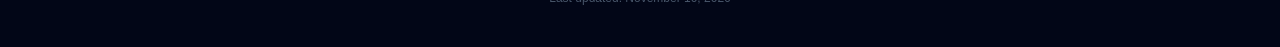
<file: privacy.html>
<!DOCTYPE html>
<html lang="en">
<head>
<script>
  (function () {
    try {
      if (localStorage.getItem("gcc-theme") === "light") {
        document.documentElement.setAttribute("data-theme", "light");
      }
    } catch (e) {}
  })();
</script>
<meta charset="UTF-8">
<meta name="viewport" content="width=device-width, initial-scale=1.0">
<title>Privacy Policy - Etobicoke Chess Club</title>
<meta name="description" content="How the Etobicoke Chess Club handles information on this website: what we collect, what stays in your browser, and how to contact us.">
<link rel="canonical" href="https://ricool8888.github.io/etobicokechessclub/privacy">
<link rel="icon" href="favicon.ico" sizes="any">
<link rel="icon" type="image/png" sizes="192x192" href="assets/logos/favicon-192.png">
<link rel="apple-touch-icon" href="assets/logos/apple-touch-icon.png">
<link rel="stylesheet" href="assets/style.css">
</head>
<body>
<a href="#main-content" class="sr-only">Skip to main content</a>

<header class="site-header">
  <div class="container">
    <div class="navbar-flex">
      <a href="./" class="brand-logo">
        <img src="assets/logos/ECC_logo.jpg" alt="" aria-hidden="true" width="32" height="32" style="height:32px;width:auto;display:inline-block;vertical-align:middle;margin-right:8px;">
        <span class="gold-text">Etobicoke Chess Club</span>
      </a>
      <button class="nav-toggle" id="navToggle" aria-expanded="false" aria-controls="primaryNav" aria-label="Open menu">&#9776;</button>
      <nav class="nav-links" id="primaryNav" aria-label="Main Navigation">
        <a href="./" class="nav-item">Home</a>
        <a href="about" class="nav-item">About Us</a>
        <a href="posts-and-news" class="nav-item">Posts / News</a>
        <a href="events-calendar" class="nav-item">Events Calendar</a>
        <a href="tournaments" class="nav-item">Tournaments</a>
        <a href="gallery" class="nav-item">Gallery</a>
        <a href="faq" class="nav-item">FAQ</a>
        <a href="mailto:etobicokechessclub@gmail.com" class="btn-join">Contact Us</a>
      </nav>
    </div>
  </div>
</header>

<main id="main-content">
  <div class="container">
    <div class="page-header">
      <h1 class="page-title">Privacy <span class="gold-text">Policy</span></h1>
      <p class="page-desc">How the Etobicoke Chess Club handles information on this website.</p>
      <p class="policy-meta">Last updated: November 10, 2026 &middot; Version 1</p>
    </div>

    <section class="content-section" aria-labelledby="privacy-intro-heading">
      <h2 class="section-heading" id="privacy-intro-heading">Overview</h2>
      <div class="content-card">
        <p>The Etobicoke Chess Club (&ldquo;we&rdquo;, &ldquo;us&rdquo;) is a non-profit community chess club that meets in Etobicoke, Ontario, Canada. This policy explains what information is collected through this website, how it is used, and how you can contact us about it.</p>
      </div>
    </section>

    <section class="content-section" aria-labelledby="privacy-collect-heading">
      <h2 class="section-heading" id="privacy-collect-heading">1. Information the club itself collects</h2>
      <div class="content-card">
        <p>This website has no user accounts, no advertising, and no analytics tracking. We do not sell, rent, or trade personal information.</p>
        <ul>
          <li><strong>Email correspondence.</strong> If you email us to ask a question, join the mailing list, or request a photo removal, we receive your email address and whatever you choose to include. We use it only to reply to you and, if you asked to join the mailing list, to send club updates. You can unsubscribe at any time by emailing us, and we act on removal requests promptly.</li>
          <li><strong>Your theme choice.</strong> The light/dark switch stores your preference in your own browser (localStorage) so the site remembers it next visit. It never leaves your device and we have no access to it. The calendar&rsquo;s month/list view preference is stored the same way.</li>
        </ul>
      </div>
    </section>

    <section class="content-section" aria-labelledby="privacy-hosting-heading">
      <h2 class="section-heading" id="privacy-hosting-heading">2. Website hosting</h2>
      <div class="content-card">
        <p>This site is hosted on GitHub Pages. Like most web hosts, GitHub automatically logs certain technical information &mdash; including visitors&rsquo; IP addresses &mdash; for security and operational purposes. Those logs are controlled by GitHub, not by the club; we do not receive or review them. GitHub&rsquo;s handling of this data is described in <a href="https://docs.github.com/en/site-policy/privacy-policies/github-privacy-statement" target="_blank" rel="noopener noreferrer">GitHub&rsquo;s own privacy statement</a>.</p>
      </div>
    </section>

    <section class="content-section" aria-labelledby="privacy-photos-heading">
      <h2 class="section-heading" id="privacy-photos-heading">3. Photographs</h2>
      <div class="content-card">
        <p>Our gallery and news pages may include photos taken at club meetings, tournaments, and events, for club records, this website, and our social media.</p>
        <ul>
          <li>By attending or taking part in a club meeting, tournament, or event, you consent to the use of your image, or your child&rsquo;s image, for these purposes.</li>
          <li>We avoid publishing full names or other identifying details alongside photos.</li>
          <li>If a photo of you (or your child) appears on this site and you would like it removed or blurred, email us at the address below and we will take care of it promptly. You do not need to explain why.</li>
        </ul>
      </div>
    </section>

    <section class="content-section" aria-labelledby="privacy-third-party-heading">
      <h2 class="section-heading" id="privacy-third-party-heading">4. Links and embedded content</h2>
      <div class="content-card">
        <p>This site links to services such as Facebook, Instagram, Chess.com, Lichess.org, chess-results.com, Google Maps, the CFC and FIDE. When you follow a link, you leave our site and are governed by that service&rsquo;s own terms and privacy practices, which we do not control. We encourage you to review their policies.</p>
        <p>A few parts of the home page can show content hosted by other services. None of them load until you ask for them:</p>
        <ul>
          <li><strong>Puzzle of the Day</strong> comes from Lichess.org: the puzzle itself is fetched from Lichess&rsquo;s public API, and the board it is played on is drawn by two open-source chess libraries (chessground and chess.js) that this site serves from its own hosting. Lichess may record your IP address and may set cookies, under its own policy.</li>
          <li><strong>Live games</strong> stream a game from Lichess.org, but only after you press <em>Watch live games</em>. Until then nothing is sent to Lichess for that panel, and the button itself is a link to lichess.org.</li>
          <li><strong>The meeting map</strong> comes from Google Maps, but it does not load until you press <em>Show map</em>. The full street address is printed above the map, so you never have to open one.</li>
          <li><strong>The engine evaluation bar</strong> is switched off by default and only downloads its chess engine from cdnjs if you press <em>Show evaluation</em>.</li>
          <li><strong>Tournament results</strong> are published on chess-results.com, the service we use to run rated tournaments. Following a results link takes you to their site, which handles the request and any cookies under its own privacy policy.</li>
        </ul>
        <p>If you would rather not be seen by those services, you can read the news, gallery, tournaments, and FAQ pages without visiting the home page, and everything else on the site is served from our own hosting.</p>
      </div>
    </section>

    <section class="content-section" aria-labelledby="privacy-choices-heading">
      <h2 class="section-heading" id="privacy-choices-heading">5. Your choices and requests</h2>
      <div class="content-card">
        <p>You may ask us at any time to:</p>
        <ul>
          <li>remove your email address from our mailing list;</li>
          <li>tell you what information we hold about you, and correct or delete it; or</li>
          <li>remove or blur a photo of you or your child.</li>
        </ul>
        <p>Just email us and we will respond as soon as we reasonably can.</p>
      </div>
    </section>

    <section class="content-section" aria-labelledby="privacy-changes-heading">
      <h2 class="section-heading" id="privacy-changes-heading">6. Changes to this policy</h2>
      <div class="content-card">
        <p>If we change this policy, we will update the date at the top of this page. If a future change involves collecting information in a significantly new way, we will explain that on the site before doing so.</p>
      </div>
    </section>

    <section class="content-section" aria-labelledby="privacy-contact-heading">
      <h2 class="section-heading" id="privacy-contact-heading">7. Contact us</h2>
      <div class="content-card">
        <p>For any privacy question, request, or concern, contact us at <a href="mailto:etobicokechessclub@gmail.com">etobicokechessclub@gmail.com</a>.</p>
        <p class="policy-contact">Etobicoke Chess Club Inc.<br>
        We meet Fridays, 6&ndash;9 PM, at Second Cup, 265 Wincott Dr, Etobicoke, ON M9A 2T2.</p>
      </div>
    </section>

    <div class="social-container">
      <a href="https://www.facebook.com/EtobicokeChessClub/" target="_blank" rel="noopener noreferrer" class="social-btn facebook" aria-label="Visit Facebook">
        <span class="social-icon" aria-hidden="true"></span>
      </a>
      <a href="https://www.instagram.com/etobicokechessclub/" target="_blank" rel="noopener noreferrer" class="social-btn instagram" aria-label="Visit Instagram">
        <span class="social-icon" aria-hidden="true"></span>
      </a>
      <a href="https://www.chess.com/club/etobicoke-chess-club" target="_blank" rel="noopener noreferrer" class="social-btn chess" aria-label="Visit Chess.com">
        <span class="social-icon" aria-hidden="true"></span>
      </a>
      <button type="button" class="social-btn share" aria-label="Share this page" aria-haspopup="true" aria-expanded="false">
        <span class="social-icon" aria-hidden="true"></span>
      </button>
    </div>
  </div>
</main>

<footer class="site-footer">
  <div class="container">
    <button type="button" id="themeToggle" class="theme-toggle" aria-label="Toggle light and dark mode" aria-pressed="false">
      <svg class="icon-sun" viewBox="0 0 24 24" aria-hidden="true"><circle cx="12" cy="12" r="4"/><path d="M12 2v2M12 20v2M4.93 4.93l1.41 1.41M17.66 17.66l1.41 1.41M2 12h2M20 12h2M6.34 17.66l-1.41 1.41M19.07 4.93l-1.41 1.41"/></svg>
      <svg class="icon-moon" viewBox="0 0 24 24" aria-hidden="true"><path d="M21 12.79A9 9 0 1 1 11.21 3 7 7 0 0 0 21 12.79z"/></svg>
    </button>
    <p>&copy; 2026 Etobicoke Chess Club Inc. All rights reserved.  Incorporated federally in Canada.<br>
    Affiliated Platforms: <a href="https://www.chess.ca/en/">CFC</a> &bull; <a href="https://www.fide.com/">FIDE</a><br>
    <a href="privacy">Privacy Policy</a> &bull; <a href="accessibility">Accessibility</a></p>
    <p class="last-updated">Last updated: <span id="lastUpdatedText">November 10, 2026</span></p>
  </div>
</footer>

<script src="assets/theme.js"></script>
<script src="assets/share.js"></script>
<script src="assets/last-updated.js"></script>
<script src="assets/nav.js"></script>
</body>
</html>
</file>
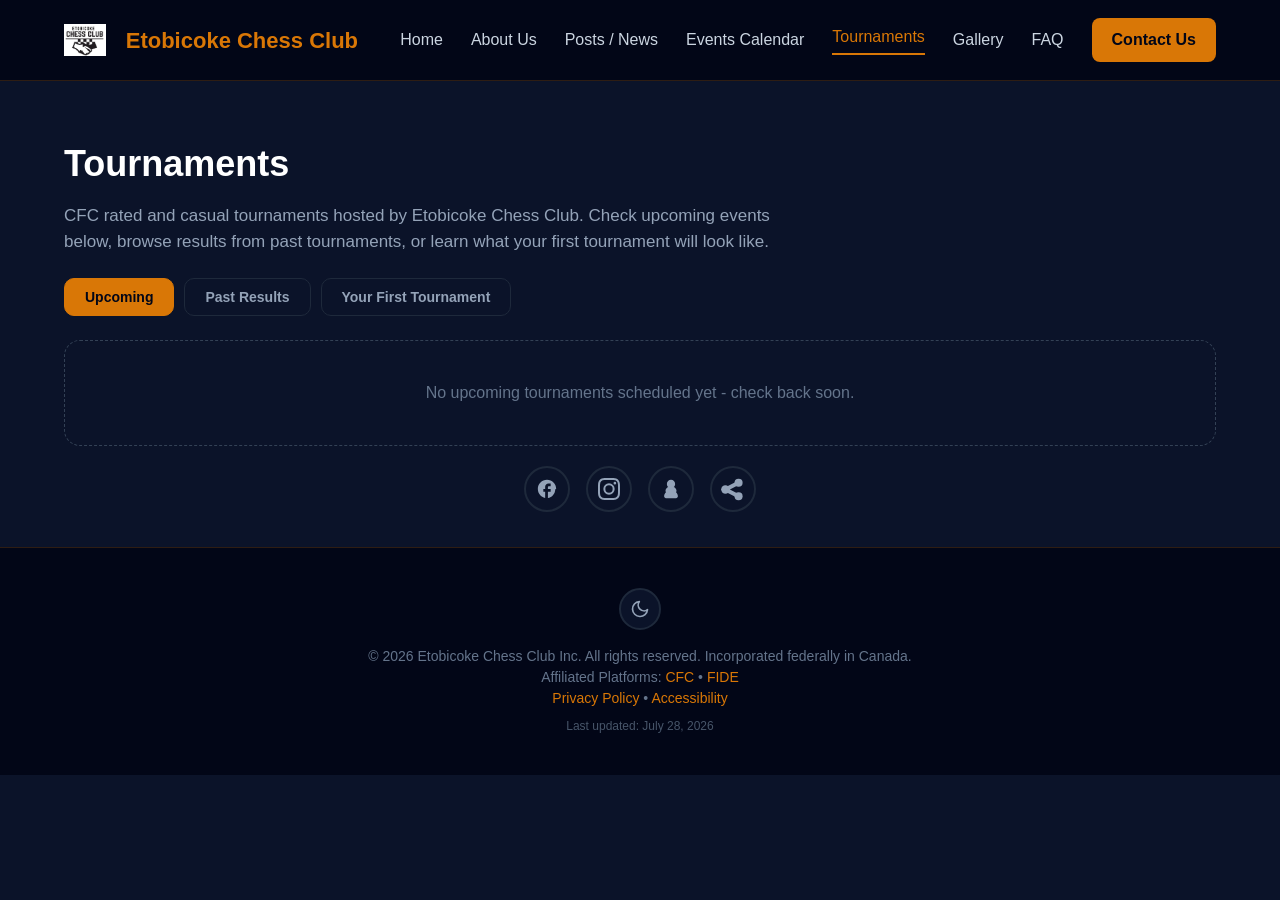
<file: tournaments.html>
<!DOCTYPE html>
<html lang="en">
<head>
<script>
  (function () {
    try {
      if (localStorage.getItem("gcc-theme") === "light") {
        document.documentElement.setAttribute("data-theme", "light");
      }
    } catch (e) {}
  })();
</script>
<meta charset="UTF-8">
<meta name="viewport" content="width=device-width, initial-scale=1.0">
<title>Tournaments - Etobicoke Chess Club</title>
<meta name="description" content="Upcoming and past Etobicoke Chess Club tournaments, including results, formats, and entry details.">
<link rel="canonical" href="https://ricool8888.github.io/etobicokechessclub/tournaments">
<link rel="icon" href="favicon.ico" sizes="any">
<link rel="icon" type="image/png" sizes="192x192" href="assets/logos/favicon-192.png">
<link rel="apple-touch-icon" href="assets/logos/apple-touch-icon.png">
<link rel="stylesheet" href="assets/style.css">
</head>
<body>
<a href="#main-content" class="sr-only">Skip to main content</a>

<header class="site-header">
  <div class="container">
    <div class="navbar-flex">
      <a href="./" class="brand-logo">
        <img src="assets/logos/ECC_logo.jpg" alt="" aria-hidden="true" width="32" height="32" style="height:32px;width:auto;display:inline-block;vertical-align:middle;margin-right:8px;">
        <span class="gold-text">Etobicoke Chess Club</span>
      </a>
      <button class="nav-toggle" id="navToggle" aria-expanded="false" aria-controls="primaryNav" aria-label="Open menu">&#9776;</button>
      <nav class="nav-links" id="primaryNav" aria-label="Main Navigation">
        <a href="./" class="nav-item">Home</a>
        <a href="about" class="nav-item">About Us</a>
        <a href="posts-and-news" class="nav-item">Posts / News</a>
        <a href="events-calendar" class="nav-item">Events Calendar</a>
        <a href="tournaments" class="nav-item active" aria-current="page">Tournaments</a>
        <a href="gallery" class="nav-item">Gallery</a>
        <a href="faq" class="nav-item">FAQ</a>
        <a href="mailto:etobicokechessclub@gmail.com" class="btn-join">Contact Us</a>
      </nav>
    </div>
  </div>
</header>

<main id="main-content">
  <div class="container">
    <div class="page-header">
      <h1 class="page-title">Tournaments</h1>
      <p class="page-desc">CFC rated and casual tournaments hosted by Etobicoke Chess Club. Check upcoming events below, browse results from past tournaments, or learn what your first tournament will look like.</p>
    </div>

    <div class="tab-row" role="tablist" aria-label="Tournament filter">
      <button type="button" class="tab-btn active" data-tab="upcoming" role="tab" id="tabUpcoming" aria-selected="true" aria-controls="tournamentGrid">Upcoming</button>
      <button type="button" class="tab-btn" data-tab="completed" role="tab" id="tabCompleted" aria-selected="false" aria-controls="tournamentGrid">Past Results</button>
      <button type="button" class="tab-btn" data-tab="first" role="tab" id="tabFirst" aria-selected="false" aria-controls="firstTournament">Your First Tournament</button>
    </div>

    <div class="tournament-grid" id="tournamentGrid">
      <div class="empty-state">Loading tournaments…</div>
    </div>

    <div class="first-tournament" id="firstTournament" hidden>
    <div class="merch-grid first-steps-grid">
      <div class="merch-card first-step-card">
        <div class="first-step-top">
          <span class="first-step-num" aria-hidden="true">1.</span>
          <img class="first-step-icon" src="assets/logos/ECC_logo.jpg" alt="">
        </div>
        <h3 class="first-step-title">Visit the Etobicoke Chess Club</h3>
        <ul class="first-step-list">
          <li>Drop by a Friday club night at Second Cup (265 Wincott Dr) to learn the rules</li>
          <li>Explore the club during one of our club nights</li>
          <li>Observe serious tournament level games and discover the thrill of competitive play</li>
        </ul>
        <a class="first-step-link" href="events-calendar">View Our Upcoming Events &rarr;</a>
      </div>

      <div class="merch-card first-step-card">
        <div class="first-step-top">
          <span class="first-step-num" aria-hidden="true">2.</span>
          <img class="first-step-icon" src="assets/tournaments/cfc.png" alt="">
        </div>
        <h3 class="first-step-title">Join the CFC</h3>
        <ul class="first-step-list">
          <li>Obtain a Chess Federation of Canada (CFC) membership ID number</li>
          <li>Participate in your first Rated Tournament</li>
          <li>Start building your rating and track your progress</li>
        </ul>
        <a class="first-step-link" href="https://www.chess.ca/en/players/membership-join/" target="_blank" rel="noopener noreferrer">Get a CFC ID Number &rarr;</a>
      </div>

      <div class="merch-card first-step-card">
        <div class="first-step-top">
          <span class="first-step-num" aria-hidden="true">3.</span>
          <img class="first-step-icon" src="assets/tournaments/google_form.png" alt="">
        </div>
        <h3 class="first-step-title">Register for your first tournament</h3>
        <ul class="first-step-list">
          <li>Register for your first tournament using our tournaments page</li>
          <li>Ask questions to clarify rules and regulations</li>
          <li>Contribute to the growth of the ECC by inviting friends to join</li>
        </ul>
        <a class="first-step-link" href="tournaments">Register for your first tournament &rarr;</a>
      </div>
    </div>

    <section class="first-rules" aria-labelledby="first-rules-heading">
      <div class="section-eyebrow">Before You Play</div>
      <h2 class="section-heading" id="first-rules-heading">Rules to Know</h2>

      <div class="first-rules-grid">
        <article class="content-card rule-card">
          <div class="rule-card-head">
            <span class="rule-card-icon" aria-hidden="true">&#10007;</span>
            <h3 class="rule-card-title">Illegal Moves</h3>
          </div>
          <p>An illegal move is any action that violates the basic movement laws of chess. Common examples include:</p>
          <ul class="rule-card-list">
            <li><strong>Moving Incorrectly:</strong> Moving a piece in a way it can&rsquo;t move (e.g., moving a bishop off its diagonal).</li>
            <li><strong>Jumping Pieces:</strong> Jumping over pieces with something other than a knight.</li>
            <li><strong>Invalid Castling:</strong> Making an invalid castling attempt.</li>
            <li><strong>Completing a Move:</strong> A move is only considered &ldquo;completed&rdquo; once you have released the piece and pressed the clock.</li>
            <li><strong>Correcting a Move:</strong> If you realize you made an illegal move before pressing the clock, you can change it&mdash;though you are still bound by the Touch-Move rule.</li>
          </ul>
        </article>

        <article class="content-card rule-card">
          <div class="rule-card-head">
            <span class="rule-card-icon" aria-hidden="true">&#9995;</span>
            <h3 class="rule-card-title">Touch Move</h3>
          </div>
          <p>Once a round begins, you must be very deliberate with your physical actions:</p>
          <ul class="rule-card-list">
            <li><strong>Your Pieces:</strong> If you intentionally touch one of your own pieces, you must move it, provided it has a legal move. If it has no legal moves, you can make any other legal move without penalty.</li>
            <li><strong>Opponent&rsquo;s Pieces:</strong> If you intentionally touch an opponent&rsquo;s piece, you must capture it if it is legally possible to do so.</li>
            <li><strong>Adjusting Pieces:</strong> If a piece is off-centre on its square and you want to straighten it without being forced to move it, you must clearly announce &ldquo;I adjust&rdquo; or &ldquo;J&rsquo;adoube&rdquo; before touching it. You can only do this on your own turn.</li>
            <li><strong>Castling:</strong> When castling, you must touch your King first, then your Rook. Touching the Rook first may legally obligate you to only move the Rook.</li>
          </ul>
        </article>

        <article class="content-card rule-card">
          <div class="rule-card-head">
            <span class="rule-card-icon" aria-hidden="true">&#9201;</span>
            <h3 class="rule-card-title">Ending Your Turn</h3>
          </div>
          <p>Managing the chess clock is a fundamental part of tournament play.</p>
          <ul class="rule-card-list">
            <li><strong>The One-Hand Rule:</strong> You must complete your move on the board and press your clock using the same hand. Moving a piece with your left hand and tapping the clock with your right hand is strictly forbidden.</li>
            <li><strong>Finality:</strong> Once you take your hand off a piece after making a legal move, you cannot change your mind and move it to a different square. Your turn officially ends the moment you press the clock.</li>
          </ul>
        </article>

        <article class="content-card rule-card">
          <div class="rule-card-head">
            <span class="rule-card-icon" aria-hidden="true">&frac12;</span>
            <h3 class="rule-card-title">Claiming a Draw</h3>
          </div>
          <p>Apart from checkmate or running out of time, games can end in a tie (a draw), split equally at 0.5 points each. You can claim or offer a draw under specific conditions:</p>
          <ul class="rule-card-list">
            <li><strong>Stalemate &amp; Dead Position:</strong> Automatic draws. Stalemate occurs when a player has no legal moves and their King is not in check. A dead position occurs when neither player has enough material to legally force a checkmate (e.g., King vs. King).</li>
            <li><strong>Threefold Repetition:</strong> You can claim a draw if the exact same board position occurs three times in a game.</li>
            <li><strong>50-Move Rule:</strong> You can claim a draw if 50 consecutive moves have been played by both sides without a single pawn moving or any piece being captured.</li>
            <li><strong>Mutual Agreement:</strong> You can verbally offer a draw to your opponent. Correct etiquette is to make your move, verbally state &ldquo;I offer a draw,&rdquo; and then press your clock. Do not repeatedly spam offers, as this is penalized as harassment.</li>
          </ul>
        </article>

        <article class="content-card rule-card">
          <div class="rule-card-head">
            <span class="rule-card-icon" aria-hidden="true">&#9998;</span>
            <h3 class="rule-card-title">Recording of Moves (Chess Notation)</h3>
          </div>
          <p>In standard tournament play, players are required to write down every move made during the game using Algebraic Notation (e.g., <code class="rule-notation">1. e4 e5 2. Nf3 Nc6</code>).</p>
          <ul class="rule-card-list">
            <li><strong>The Scoresheet:</strong> You must write down your move and your opponent&rsquo;s move on an official scoresheet after the move is played.</li>
            <li><strong>Why it matters:</strong> Keeping an accurate scoresheet is the only way you can legally prove a claim to the Tournament Director, such as a draw by Threefold Repetition or the 50-Move Rule.</li>
            <li><strong>Note:</strong> In CFC / FIDE rated Blitz or Rapid games the recording of moves is encouraged but not mandatory. The recording of moves is mandatory in CFC and FIDE classical time controls as well as any time control that has a 30 or more second increment bonus per move.</li>
          </ul>
        </article>

        <article class="content-card rule-card">
          <div class="rule-card-head">
            <span class="rule-card-icon" aria-hidden="true">&#9873;</span>
            <h3 class="rule-card-title">Penalties</h3>
          </div>
          <p class="rule-callout">If you violate a rule, do not argue with your opponent. Stop the chess clock immediately to pause the game time, raise your hand, and summon the arbiter or Tournament Director.</p>
          <ul class="rule-card-list">
            <li><strong>First Illegal Move:</strong> The arbiter will reset the board to the position before the illegal move. As a penalty, extra time (2 minutes in standard time controls, and 1 minute in rapid / blitz time controls) will be added to your opponent&rsquo;s clock.</li>
            <li><strong>Second Illegal Move:</strong> Making a second illegal move in the exact same game results in an automatic forfeit and loss of the game.</li>
            <li><strong>Conduct Penalties:</strong> Talking to your opponent during the game, distracting them, or bringing electronic devices (like cell phones) into the playing hall can result in time penalties, warnings, or immediate game forfeiture.</li>
          </ul>
        </article>
      </div>
    </section>
    </div>

    <!--
      How this page works: tournaments are listed in assets/tournaments.json.
      To add a new one or mark one as complete, edit that file in the repo
      and commit the change.
    -->

    <div class="social-container">
      <a href="https://www.facebook.com/EtobicokeChessClub/" target="_blank" rel="noopener noreferrer" class="social-btn facebook" aria-label="Visit Facebook">
        <span class="social-icon" aria-hidden="true"></span>
      </a>
      <a href="https://www.instagram.com/etobicokechessclub/" target="_blank" rel="noopener noreferrer" class="social-btn instagram" aria-label="Visit Instagram">
        <span class="social-icon" aria-hidden="true"></span>
      </a>
      <a href="https://www.chess.com/club/etobicoke-chess-club" target="_blank" rel="noopener noreferrer" class="social-btn chess" aria-label="Visit Chess.com">
        <span class="social-icon" aria-hidden="true"></span>
      </a>
      <button type="button" class="social-btn share" aria-label="Share this page" aria-haspopup="true" aria-expanded="false">
        <span class="social-icon" aria-hidden="true"></span>
      </button>
    </div>
  </div>
</main>

<footer class="site-footer">
  <div class="container">
    <button type="button" id="themeToggle" class="theme-toggle" aria-label="Toggle light and dark mode" aria-pressed="false">
      <svg class="icon-sun" viewBox="0 0 24 24" aria-hidden="true"><circle cx="12" cy="12" r="4"/><path d="M12 2v2M12 20v2M4.93 4.93l1.41 1.41M17.66 17.66l1.41 1.41M2 12h2M20 12h2M6.34 17.66l-1.41 1.41M19.07 4.93l-1.41 1.41"/></svg>
      <svg class="icon-moon" viewBox="0 0 24 24" aria-hidden="true"><path d="M21 12.79A9 9 0 1 1 11.21 3 7 7 0 0 0 21 12.79z"/></svg>
    </button>
    <p>&copy; 2026 Etobicoke Chess Club Inc. All rights reserved.  Incorporated federally in Canada.<br>
    Affiliated Platforms: <a href="https://www.chess.ca/en/">CFC</a> &bull; <a href="https://www.fide.com/">FIDE</a><br>
    <a href="privacy">Privacy Policy</a> &bull; <a href="accessibility">Accessibility</a></p>
    <p class="last-updated">Last updated: <span id="lastUpdatedText">July 28, 2026</span></p>
  </div>
</footer>

<script src="assets/ics.js"></script>
<script src="assets/tournaments.js"></script>
<script src="assets/theme.js"></script>
<script src="assets/share.js"></script>
<script src="assets/last-updated.js"></script>
<script src="assets/nav.js"></script>
</body>
</html>
</file>
<file: assets/style.css>
/* =========================================================
   Etobicoke Chess Club — shared stylesheet
   Extracted once from index.html so every page (home, events
   calendar, posts & news) loads the same CSS from cache
   instead of re-downloading a copy inline on every page.
   Design tokens are unchanged from the original site.
   ========================================================= */

:root {
  --navy-950: #020617;
  --navy-900: #0B1329;
  --navy-800: #060B18;
  --slate-800: #1E293B;
  --slate-600: #334155;
  --slate-500: #475569;
  --slate-400: #64748B;
  --slate-300: #94A3B8;
  --slate-200: #CBD5E1;
  --slate-100: #E2E8F0;
  --white: #FFFFFF;
  --gold: #D97706;
  --gold-light: #F59E0B;
  --gold-10: rgba(217, 119, 6, 0.1);
  --gold-15: rgba(217, 119, 6, 0.15);
  --gold-20: rgba(217, 119, 6, 0.2);
  --gold-30: rgba(217, 119, 6, 0.3);
  --gold-60: rgba(217, 119, 6, 0.6);
  --chess-green: #81B64C;
  --friday-accent: #38BDF8;
  --body-text: #F1F5F9;
}

/* Reset & Base */
* {
  box-sizing: border-box;
  margin: 0;
  padding: 0;
  font-family: -apple-system, BlinkMacSystemFont, "Segoe UI", Roboto, Arial, sans-serif;
  transition: background-color 0.35s ease, color 0.35s ease, border-color 0.35s ease, fill 0.35s ease, stroke 0.35s ease, box-shadow 0.35s ease;
}

*:focus-visible {
  outline: 3px solid var(--gold) !important;
  outline-offset: 2px;
}

html {
  scroll-behavior: smooth;
}

@media (prefers-reduced-motion: reduce) {
  html { scroll-behavior: auto; }
  * { animation-duration: 0.01ms !important; transition-duration: 0.01ms !important; }
}

body {
  background-color: var(--navy-900);
  color: var(--body-text);
  line-height: 1.5;
  -webkit-font-smoothing: antialiased;
  overflow-y: auto;
  min-height: 100vh;
}

/* =========================================================
   LIGHT THEME
   Toggled via data-theme="light" on <html>. Re-themed to the
   Town of Goderich's official colours (red, white, and blue)
   rather than just inverting the dark navy/gold palette.
   Dark mode (no attribute / data-theme="dark") is the default.
   ========================================================= */
html[data-theme="light"] {
  /* Backgrounds: white / very light blue-white surfaces */
  --navy-950: #FFFFFF;
  --navy-900: #F7F9FC;
  --navy-800: #EEF3FA;
  --slate-800: #D7E3F0;
  --slate-600: #AFC4DD;
  --slate-500: #6B7C93;
  --slate-400: #5B6B80;
  --slate-300: #33475A;
  --slate-200: #1F2A37;
  --slate-100: #101823;

  /* High-contrast text (headings etc.) */
  --white: #0B1F3A;
  --body-text: #1F2937;

  /* Primary accent -> Goderich red (was gold) */
  --gold: #C8102E;
  --gold-light: #E23349;
  --gold-10: rgba(200, 16, 46, 0.08);
  --gold-15: rgba(200, 16, 46, 0.12);
  --gold-20: rgba(200, 16, 46, 0.18);
  --gold-30: rgba(200, 16, 46, 0.28);
  --gold-60: rgba(200, 16, 46, 0.55);

  /* Secondary accent (links, "read more", chess.com hover) -> blue */
  --chess-green: #1D4ED8;

  /* Friday/Legion meetings get their own deep navy so they stay visually
     distinct from the Tuesday/Library blue and the red special-event
     markers, while still sitting firmly in the red/white/blue family. */
  --friday-accent: #1E3A8A;
}

html[data-theme="light"] body {
  background-color: var(--navy-900);
}

html[data-theme="light"] .btn-secondary:hover {
  background-color: var(--slate-800);
}

html[data-theme="light"] .day-event-dot.recurring-alt {
  background: rgba(30, 58, 138, 0.08);
  border-color: rgba(30, 58, 138, 0.3);
}

/* A few components use a navy->darker-navy gradient for depth on
   dark backgrounds; in light mode that same gradient direction
   would look muddy, so flatten it to a plain, very light surface. */
html[data-theme="light"] .meeting-card,
html[data-theme="light"] .calendar-wrap,
html[data-theme="light"] .content-card,
html[data-theme="light"] .founder-card,
html[data-theme="light"] .faq-item,
html[data-theme="light"] .table-wrap,
html[data-theme="light"] .tournament-card,
html[data-theme="light"] .sponsor-card,
html[data-theme="light"] .sponsor-cta,
html[data-theme="light"] .post-card {
  background: var(--navy-950);
}

.container {
  width: 100%;
  max-width: 1200px;
  margin: 0 auto;
  padding: 0 24px;
}

.sr-only {
  position: absolute;
  width: 1px;
  height: 1px;
  padding: 0;
  margin: -1px;
  overflow: hidden;
  clip: rect(0, 0, 0, 0);
  border: 0;
}

a { color: var(--chess-green); }

/* HEADER & Navigation */
.site-header {
  background-color: var(--navy-950);
  border-bottom: 1px solid var(--gold-20);
  position: sticky;
  top: 0;
  z-index: 50;
}

.navbar-flex {
  display: flex;
  align-items: center;
  justify-content: space-between;
  height: 80px;
  flex-wrap: wrap;
}

.brand-logo {
  display: flex;
  align-items: center;
  gap: 12px;
  font-size: 22px;
  font-weight: 700;
  color: var(--white);
  text-decoration: none;
}

.gold-text { color: var(--gold); }

.nav-links {
  display: flex;
  align-items: center;
  gap: 28px;
}

.nav-item {
  color: var(--slate-200);
  text-decoration: none;
  font-weight: 500;
  font-size: 16px;
  transition: color 0.2s ease;
}

.nav-item:hover, .nav-item.active { color: var(--gold); }

.nav-item.active {
  border-bottom: 2px solid var(--gold);
  padding-bottom: 4px;
}

.btn-join {
  background-color: var(--gold);
  color: var(--navy-950);
  font-weight: 700;
  padding: 10px 20px;
  border-radius: 8px;
  text-decoration: none;
  transition: background-color 0.2s ease;
}

.btn-join:hover { background-color: var(--gold-light); }

/* Mobile nav toggle */
.nav-toggle {
  display: none;
  background: none;
  border: 1px solid var(--slate-600);
  color: var(--white);
  border-radius: 8px;
  padding: 8px 12px;
  font-size: 20px;
  cursor: pointer;
  line-height: 1;
}

@media (max-width: 767px) {
  .nav-toggle { display: inline-flex; }
  .nav-links {
    display: none;
    position: absolute;
    top: 80px;
    left: 0;
    right: 0;
    background-color: var(--navy-950);
    border-bottom: 1px solid var(--gold-20);
    flex-direction: column;
    align-items: flex-start;
    gap: 0;
    padding: 8px 24px 20px;
  }
  .nav-links.open { display: flex; }
  .nav-links .nav-item { width: 100%; padding: 12px 0; border-bottom: 1px solid var(--slate-800); }
  .nav-links .nav-item.active { border-bottom: 1px solid var(--gold); }
  .nav-links .btn-join { margin-top: 12px; text-align: center; }
}

/* HERO / grid layout */
.hero-main { padding: 60px 0; }

.split-layout {
  display: grid;
  grid-template-columns: 1fr;
  gap: 48px;
}

@media (min-width: 992px) {
  .hero-main { padding: 80px 0; }
  .split-layout { grid-template-columns: 7fr 5fr; align-items: start; }
}

.badge {
  display: inline-flex;
  align-items: center;
  gap: 8px;
  background-color: var(--gold-10);
  border: 1px solid var(--gold-30);
  color: var(--gold);
  padding: 6px 14px;
  border-radius: 20px;
  font-size: 14px;
  font-weight: 600;
  text-transform: uppercase;
  letter-spacing: 0.5px;
  margin-bottom: 24px;
}

.hero-title {
  font-size: 40px;
  font-weight: 800;
  line-height: 1.15;
  color: var(--white);
  margin-bottom: 20px;
}

@media (min-width: 768px) {
  .hero-title { font-size: 54px; }
}

.hero-desc {
  font-size: 18px;
  color: var(--slate-300);
  margin-bottom: 36px;
  line-height: 1.6;
}

.btn-group {
  display: flex;
  flex-direction: column;
  gap: 16px;
}

@media (min-width: 480px) {
  .btn-group { flex-direction: row; }
}

/* "Save Club to My Contacts" (.vcf) under the hero buttons. */
.contact-save { margin-top: 20px; }

.contact-save-btn {
  font-size: 15px;
  padding: 9px 18px;
}

.contact-save-btn span[aria-hidden] { margin-right: 6px; }

.contact-save-hint {
  margin: 8px 0 0;
  font-size: 13px;
  color: var(--slate-300);
}

.btn-primary {
  display: inline-block;
  background-color: var(--gold);
  color: var(--navy-950);
  font-weight: 700;
  font-size: 18px;
  padding: 14px 28px;
  border-radius: 12px;
  text-decoration: none;
  text-align: center;
  transition: background-color 0.2s ease;
  border: none;
  cursor: pointer;
  max-width: 100%;
  box-sizing: border-box;
}

.btn-primary:hover { background-color: var(--gold-light); }

.btn-secondary {
  display: inline-block;
  border: 2px solid var(--slate-600);
  color: var(--slate-100);
  font-weight: 600;
  font-size: 18px;
  padding: 12px 26px;
  border-radius: 12px;
  text-decoration: none;
  text-align: center;
  transition: all 0.2s ease;
  background: transparent;
  cursor: pointer;
  max-width: 100%;
  box-sizing: border-box;
}

.btn-secondary:hover {
  border-color: var(--gold-30);
  background-color: #1E293B;
}

/* CARD */
.meeting-card {
  background: linear-gradient(180deg, var(--navy-950) 0%, var(--navy-800) 100%);
  border: 2px solid var(--gold-60);
  border-radius: 20px;
  padding: 32px;
  box-shadow: 0 25px 50px -12px rgba(0, 0, 0, 0.5);
}

.card-header-flex {
  display: flex;
  align-items: center;
  gap: 12px;
  border-bottom: 1px solid var(--slate-800);
  padding-bottom: 16px;
  margin-bottom: 24px;
}

.card-title {
  font-size: 16px;
  font-weight: 700;
  text-transform: uppercase;
  letter-spacing: 1px;
  color: var(--gold);
}

.info-row {
  display: flex;
  align-items: flex-start;
  gap: 16px;
  margin-bottom: 24px;
}

.info-icon { font-size: 22px; line-height: 1; margin-top: 4px; }

.info-label {
  font-size: 12px;
  text-transform: uppercase;
  letter-spacing: 0.5px;
  color: var(--slate-400);
  font-weight: 600;
  margin-bottom: 2px;
}

.info-value { font-size: 16px; font-weight: 600; color: var(--white); }

.address-block { font-style: normal; font-size: 16px; font-weight: 600; color: var(--white); }

.address-sub {
  font-size: 14px;
  color: var(--slate-300);
  font-weight: 400;
  display: block;
  margin-top: 2px;
}

.card-footer {
  border-top: 1px solid var(--slate-800);
  padding-top: 24px;
  margin-top: 8px;
}

.meeting-map {
  width: 100%;
  height: 160px;
  border: 0;
  border-radius: 10px;
  margin-top: 12px;
  display: block;
}

/* The map button that becomes an iframe when clicked (see map-facade.js).
   It keeps the iframe's 160px box, so the card does not move when the map
   loads. */
.map-facade {
  display: flex;
  align-items: center;
  justify-content: center;
  gap: 8px;
  width: 100%;
  height: 160px;
  margin-top: 12px;
  padding: 0;
  border: 1px dashed var(--gold-30);
  border-radius: 10px;
  background: var(--gold-10);
  color: var(--slate-300);
  font-family: inherit;
  font-size: 14px;
  font-weight: 600;
  cursor: pointer;
  transition: background 0.2s ease, color 0.2s ease;
}

.map-facade:hover { background: var(--gold-20); color: var(--white); }
.map-facade-icon { font-size: 18px; }
@media (prefers-reduced-motion: reduce) { .map-facade { transition: none; } }

.btn-rsvp {
  display: block;
  width: 100%;
  background: var(--gold);
  color: var(--navy-950);
  font-weight: 700;
  padding: 14px;
  border-radius: 12px;
  text-decoration: none;
  text-align: center;
  font-size: 16px;
  transition: background-color 0.2s ease;
}

.btn-rsvp:hover { background-color: var(--gold-light); }

.card-note { font-size: 12px; color: var(--slate-400); text-align: center; margin-top: 12px; }

/* Generic page header used on inner pages (calendar / blog) */
.page-header { padding: 56px 0 24px; }
.page-title { font-size: 36px; font-weight: 800; color: var(--white); margin-bottom: 12px; }
.page-desc { font-size: 17px; color: var(--slate-300); max-width: 720px; }

/* Privacy policy and accessibility pages: the policy date, bullet lists and
   the closing address block, using the same cards as the rest of the site. */
.policy-meta {
  margin-top: 14px;
  font-size: 13px;
  color: var(--slate-400);
}

.content-card ul {
  margin: 0 0 14px 20px;
  display: flex;
  flex-direction: column;
  gap: 10px;
  color: var(--slate-300);
  font-size: 16px;
  line-height: 1.7;
}

.content-card ul:last-child { margin-bottom: 0; }
.content-card li::marker { color: var(--gold); }
.content-card li strong { color: var(--white); }

.content-card .policy-contact {
  margin-top: 14px;
  color: var(--slate-200);
  font-weight: 600;
}

/* Social */
.social-container {
  display: flex;
  gap: 16px;
  align-items: center;
  justify-content: center;
  padding: 20px;
}

.social-btn {
  display: inline-flex;
  align-items: center;
  justify-content: center;
  width: 46px;
  height: 46px;
  border-radius: 50%;
  background-color: var(--navy-900);
  border: 2px solid var(--slate-800);
  color: var(--slate-300);
  text-decoration: none;
  transition: all 0.2s ease-in-out;
}

.social-btn svg { width: 22px; height: 22px; fill: currentColor; }

.social-btn:hover {
  color: var(--gold);
  border-color: var(--gold);
  transform: translateY(-3px);
  box-shadow: 0 4px 12px var(--gold-15);
}


/* Newsletter */
.newsletter-section {
  padding: 60px 0;
  background-color: var(--navy-950);
  border-top: 1px solid var(--gold-15);
  border-bottom: 1px solid var(--gold-15);
  width: 100%;
}

.newsletter-container {
  width: 100%;
  max-width: 1200px;
  margin: 0 auto;
  padding: 0 24px;
  display: flex;
  flex-direction: column;
  gap: 32px;
  align-items: center;
  text-align: center;
}

@media (min-width: 992px) {
  .newsletter-container { flex-direction: row; justify-content: space-between; text-align: left; align-items: center; }
  .newsletter-content { max-width: 50%; }
  .newsletter-form { width: 45%; max-width: 500px; }
}

.newsletter-badge {
  display: inline-flex;
  background-color: var(--gold-10);
  border: 1px solid var(--gold-30);
  color: var(--gold);
  padding: 6px 14px;
  border-radius: 20px;
  font-size: 13px;
  font-weight: 600;
  text-transform: uppercase;
  letter-spacing: 0.5px;
  margin-bottom: 16px;
}

.newsletter-title { font-size: 28px; font-weight: 800; color: var(--white); margin-bottom: 12px; }
.newsletter-desc { font-size: 16px; color: var(--slate-300); line-height: 1.5; }
.newsletter-form { width: 100%; }

.input-group { display: flex; flex-direction: column; gap: 12px; width: 100%; }

@media (min-width: 480px) {
  .input-group {
    flex-direction: row;
    gap: 0;
    border: 1px solid var(--slate-800);
    border-radius: 12px;
    padding: 4px;
    background-color: var(--navy-900);
  }
  .input-group:focus-within { border-color: var(--gold); box-shadow: 0 0 0 2px var(--gold-20); }
}

.newsletter-input {
  width: 100%;
  padding: 14px 16px;
  border-radius: 12px;
  border: 1px solid var(--slate-800);
  background-color: var(--navy-900);
  color: var(--white);
  font-size: 16px;
  outline: none;
}

@media (min-width: 480px) {
  .newsletter-input { border: none; background-color: transparent; border-radius: 0; }
}

.newsletter-input::placeholder { color: var(--slate-500); }

.newsletter-submit {
  background-color: var(--gold);
  color: var(--navy-950);
  font-weight: 700;
  font-size: 16px;
  padding: 14px 24px;
  border: none;
  border-radius: 12px;
  cursor: pointer;
  transition: background-color 0.2s ease;
  white-space: nowrap;
}

.newsletter-submit:hover { background-color: var(--gold-light); }
.newsletter-privacy { font-size: 12px; color: var(--slate-500); margin-top: 8px; text-align: center; }

@media (min-width: 480px) {
  .newsletter-privacy { text-align: left; padding-left: 8px; }
}

/* FOOTER */
.site-footer {
  background-color: var(--navy-950);
  border-top: 1px solid var(--gold-20);
  padding: 40px 0;
  margin-top: 15px;
  text-align: center;
  color: var(--slate-400);
  font-size: 14px;
}

.theme-toggle {
  display: inline-flex;
  align-items: center;
  justify-content: center;
  width: 42px;
  height: 42px;
  border-radius: 50%;
  background-color: var(--navy-900);
  border: 2px solid var(--slate-800);
  color: var(--slate-300);
  cursor: pointer;
  margin-bottom: 16px;
  transition: all 0.2s ease-in-out;
}

.theme-toggle:hover { border-color: var(--gold); color: var(--gold); }
.theme-toggle svg { width: 20px; height: 20px; fill: none; stroke: currentColor; stroke-width: 2; stroke-linecap: round; stroke-linejoin: round; }
.theme-toggle .icon-sun { display: none; }
.theme-toggle .icon-moon { display: block; }
html[data-theme="light"] .theme-toggle .icon-sun { display: block; }
html[data-theme="light"] .theme-toggle .icon-moon { display: none; }

.muted-note { color: var(--slate-400); font-size: 14px; }

.last-updated {
  font-size: 12px;
  color: var(--slate-500);
  margin-top: 10px;
}

.last-updated {
  font-size: 12px;
  color: var(--slate-500);
  margin-top: 8px;
}

/* =========================================================
   EVENTS CALENDAR
   ========================================================= */
.calendar-wrap {
  background: linear-gradient(180deg, var(--navy-950) 0%, var(--navy-800) 100%);
  border: 1px solid var(--slate-800);
  border-radius: 20px;
  padding: 24px;
  margin-bottom: 40px;
}

.calendar-toolbar {
  display: flex;
  align-items: center;
  justify-content: space-between;
  gap: 16px;
  margin-bottom: 20px;
  flex-wrap: wrap;
}

.calendar-month-label {
  font-size: 22px;
  font-weight: 700;
  color: var(--white);
  min-width: 220px;
  text-align: center;
}

.calendar-nav-btn {
  background: var(--navy-900);
  border: 1px solid var(--slate-800);
  color: var(--slate-100);
  width: 40px;
  height: 40px;
  border-radius: 10px;
  font-size: 18px;
  cursor: pointer;
  transition: all 0.2s ease;
}

.calendar-nav-btn:hover { border-color: var(--gold); color: var(--gold); }

.calendar-toolbar-actions { display: flex; gap: 10px; }

@media (max-width: 480px) {
  .calendar-toolbar {
    flex-wrap: nowrap;
    gap: 8px;
  }
  .calendar-month-label {
    min-width: 0;
    flex: 1 1 auto;
    font-size: 15px;
    white-space: nowrap;
    overflow: hidden;
    text-overflow: ellipsis;
  }
  .calendar-nav-btn {
    width: 34px;
    height: 34px;
    font-size: 15px;
    flex-shrink: 0;
  }
  .calendar-toolbar-actions {
    gap: 6px;
    flex-shrink: 0;
  }
  .calendar-toolbar-actions #todayBtn {
    padding: 7px 10px !important;
    font-size: 12px !important;
  }
}

/* The month is built as ARIA grid rows (see calendar.js), so the rows carry
   the seven columns and the grid itself is a plain block. */
.calendar-grid { display: block; }

.calendar-row {
  display: grid;
  grid-template-columns: repeat(7, 1fr);
  gap: 6px;
}

.calendar-row + .calendar-row { margin-top: 6px; }

.calendar-row > [role="gridcell"] { min-width: 0; }

.calendar-row .calendar-day { width: 100%; }

.calendar-weekday {
  text-align: center;
  font-size: 12px;
  font-weight: 700;
  text-transform: uppercase;
  letter-spacing: 0.5px;
  color: var(--slate-400);
  padding-bottom: 8px;
}

.calendar-day {
  min-height: 84px;
  background: var(--navy-900);
  border: 1px solid var(--slate-800);
  border-radius: 10px;
  padding: 8px;
  text-align: left;
  cursor: pointer;
  color: var(--slate-200);
  transition: all 0.15s ease;
  display: flex;
  flex-direction: column;
  gap: 4px;
  position: relative;
}

.calendar-day:hover { border-color: var(--gold-30); background: #101a33; }
.calendar-day.empty { background: transparent; border: none; cursor: default; }
.calendar-day.today { border-color: var(--gold); box-shadow: 0 0 0 1px var(--gold) inset; }
.calendar-day .day-number { font-size: 14px; font-weight: 700; color: var(--white); }
.calendar-day.day-tuesday-meeting .day-number { color: var(--chess-green); }
.calendar-day.day-friday-meeting .day-number { color: var(--friday-accent); }
.calendar-day.day-special-event .day-number { color: var(--gold); }
.calendar-day.day-closed .day-number { color: var(--slate-400); text-decoration: line-through; }

.day-event-dot {
  font-size: 11px;
  background: var(--gold-10);
  border: 1px solid var(--gold-30);
  color: var(--gold);
  border-radius: 6px;
  padding: 1px 6px;
  overflow: hidden;
  text-overflow: ellipsis;
  white-space: nowrap;
}

.day-event-dot.recurring { background: rgba(129, 182, 76, 0.1); border-color: rgba(129, 182, 76, 0.35); color: var(--chess-green); }
.day-event-dot.recurring-alt { background: rgba(56, 189, 248, 0.1); border-color: rgba(56, 189, 248, 0.35); color: var(--friday-accent); }
.day-event-dot.closed { background: transparent; border-color: var(--slate-600); color: var(--slate-400); }

/* A closed day is marked with an X, not a coloured dot: an X keeps its meaning
   without colour, and no other kind of day uses that shape. */
.calendar-day.day-closed::before,
.calendar-day.day-closed::after {
  content: "";
  width: 11px;
  height: 0;
  background: transparent;
  border: 0;
  border-top: 2px solid var(--slate-400);
  box-sizing: border-box;
  position: absolute;
  top: 15px;
  right: 8.5px;
}

.calendar-day.day-closed::before { transform: rotate(45deg); }
.calendar-day.day-closed::after { transform: rotate(-45deg); }

@media (max-width: 640px) {
  .calendar-day { min-height: 56px; padding: 6px; }
  .calendar-weekday { font-size: 10px; }
  .day-event-dot { display: none; }
  .calendar-day.has-event::after {
    content: "";
    width: 6px; height: 6px; border-radius: 50%;
    background: var(--gold);
    position: absolute; bottom: 6px; right: 6px;
  }
  .calendar-day.day-tuesday-meeting::after { background: var(--chess-green); }
  .calendar-day.day-friday-meeting::after { background: var(--friday-accent); }
  .calendar-day.day-special-event::after { background: var(--gold); }

  /* Narrow cells have no room beside a two-digit number, so the X sits below
     the digits. Every property of the dot marker above is reset here, so the
     X does not inherit its 6px gold circle. */
  .calendar-day.day-closed::before,
  .calendar-day.day-closed::after {
    top: auto;
    right: auto;
    bottom: 12px;
    left: 5.5px;
    width: 11px;
    height: 0;
    border-radius: 0;
    background: transparent;
    border: 0;
    border-top: 2px solid var(--slate-400);
  }
}

/* Modal (day detail / add event / add post) */
.modal-overlay {
  position: fixed;
  inset: 0;
  background: rgba(2, 6, 23, 0.75);
  display: none;
  align-items: center;
  justify-content: center;
  padding: 20px;
  z-index: 100;
}

.modal-overlay.open { display: flex; }

.modal-box {
  background: var(--navy-800);
  border: 1px solid var(--slate-800);
  border-radius: 16px;
  padding: 28px;
  max-width: 480px;
  width: 100%;
  max-height: 85vh;
  overflow-y: auto;
  box-shadow: 0 25px 50px -12px rgba(0,0,0,0.6);
}

.modal-header { display: flex; align-items: center; justify-content: space-between; margin-bottom: 16px; }
.modal-title { font-size: 18px; font-weight: 700; color: var(--white); }
.modal-close {
  background: none;
  border: none;
  color: var(--slate-400);
  font-size: 22px;
  cursor: pointer;
  line-height: 1;
}
.modal-close:hover { color: var(--gold); }

.form-field { margin-bottom: 16px; }
.form-label {
  display: block;
  font-size: 12px;
  font-weight: 600;
  text-transform: uppercase;
  letter-spacing: 0.5px;
  color: var(--slate-400);
  margin-bottom: 6px;
}

.form-input, .form-textarea, .form-select {
  width: 100%;
  padding: 10px 12px;
  border-radius: 8px;
  border: 1px solid var(--slate-800);
  background-color: var(--navy-900);
  color: var(--white);
  font-size: 15px;
  outline: none;
}

.form-input:focus, .form-textarea:focus, .form-select:focus { border-color: var(--gold); }
.form-textarea { min-height: 120px; resize: vertical; font-family: inherit; }

.existing-events-list { margin-bottom: 16px; display: flex; flex-direction: column; gap: 10px; }
.existing-event-item {
  background: var(--navy-900);
  border: 1px solid var(--slate-800);
  border-radius: 10px;
  padding: 10px 12px;
}
.existing-event-item .ev-time { color: var(--gold); font-size: 12px; font-weight: 700; text-transform: uppercase; }
.existing-event-item .ev-title { color: var(--white); font-weight: 600; margin: 2px 0; }
.existing-event-item .ev-desc { color: var(--slate-300); font-size: 14px; white-space: pre-line; line-height: 1.6; }

.publish-box {
  margin-top: 8px;
  background: var(--navy-900);
  border: 1px dashed var(--slate-600);
  border-radius: 10px;
  padding: 12px;
}
.publish-box p { font-size: 13px; color: var(--slate-300); margin-bottom: 8px; }
.publish-box textarea {
  width: 100%;
  min-height: 100px;
  background: var(--navy-950);
  color: var(--slate-200);
  border: 1px solid var(--slate-800);
  border-radius: 8px;
  padding: 10px;
  font-family: ui-monospace, SFMono-Regular, Menlo, monospace;
  font-size: 12px;
}

.legend { display: flex; gap: 20px; flex-wrap: wrap; margin-top: 16px; font-size: 13px; color: var(--slate-300); }
.legend-item { display: flex; align-items: center; gap: 8px; }
.legend-dot { width: 10px; height: 10px; border-radius: 50%; }
.legend-dot-tuesday { background: var(--chess-green); }
.legend-dot-friday { background: var(--friday-accent); }
.legend-dot-special { background: var(--gold); }
.legend-dot-closed { background: transparent; position: relative; }
.legend-dot-closed::before,
.legend-dot-closed::after {
  content: "";
  width: 11px;
  height: 0;
  border-top: 2px solid var(--slate-400);
  box-sizing: border-box;
  position: absolute;
  top: 4px;
  left: -0.5px;
}
.legend-dot-closed::before { transform: rotate(45deg); }
.legend-dot-closed::after { transform: rotate(-45deg); }

.add-to-calendar-row {
  display: flex;
  gap: 12px;
  flex-wrap: wrap;
  margin-top: 20px;
  margin-bottom: 24px;
}

.btn-calendar {
  display: inline-flex;
  align-items: center;
  gap: 8px;
  background: var(--navy-900);
  border: 1px solid var(--slate-800);
  color: var(--slate-100);
  font-weight: 600;
  font-size: 14px;
  padding: 10px 18px;
  border-radius: 10px;
  cursor: pointer;
  transition: all 0.2s ease;
}

.btn-calendar:hover { border-color: var(--gold); color: var(--gold); }
.btn-calendar svg { width: 16px; height: 16px; flex-shrink: 0; }

/* =========================================================
   BLOG / POSTS & NEWS
   ========================================================= */
.blog-layout {
  display: grid;
  grid-template-columns: 1fr;
  gap: 40px;
  padding-bottom: 60px;
}

@media (min-width: 992px) {
  .blog-layout { grid-template-columns: 8fr 4fr; align-items: start; }
}

.blog-list { display: flex; flex-direction: column; gap: 20px; }

.post-card {
  background: linear-gradient(180deg, var(--navy-950) 0%, var(--navy-800) 100%);
  border: 1px solid var(--slate-800);
  border-radius: 16px;
  padding: 24px;
  transition: border-color 0.2s ease;
}

.post-card:hover { border-color: var(--gold-30); }

.post-meta { display: flex; gap: 12px; align-items: center; margin-bottom: 10px; flex-wrap: wrap; }
.post-date { font-size: 13px; color: var(--slate-400); font-weight: 600; }
.post-category {
  font-size: 12px;
  font-weight: 700;
  text-transform: uppercase;
  letter-spacing: 0.5px;
  color: var(--gold);
  background: var(--gold-10);
  border: 1px solid var(--gold-30);
  padding: 3px 10px;
  border-radius: 20px;
}

.post-title { font-size: 22px; font-weight: 700; color: var(--white); margin-bottom: 8px; }
.post-title a { color: inherit; text-decoration: none; }
.post-title a:hover { color: var(--gold); }
.post-excerpt { color: var(--slate-300); font-size: 15px; margin-bottom: 12px; line-height: 1.6; }
.post-readmore { font-size: 14px; font-weight: 700; color: var(--chess-green); text-decoration: none; }
.post-readmore:hover { color: var(--gold); }

.post-full { display: none; margin-top: 14px; padding-top: 14px; border-top: 1px solid var(--slate-800); color: var(--slate-200); line-height: 1.7; white-space: pre-wrap; }
.post-card.expanded .post-full { display: block; }
.post-card.expanded .post-excerpt { display: none; }

.empty-state {
  text-align: center;
  padding: 40px 20px;
  color: var(--slate-400);
  border: 1px dashed var(--slate-600);
  border-radius: 16px;
}

/* Sidebar */
.blog-sidebar { display: flex; flex-direction: column; gap: 24px; position: sticky; top: 100px; }
.sidebar-box {
  background: var(--navy-800);
  border: 1px solid var(--slate-800);
  border-radius: 16px;
  padding: 20px;
}
.sidebar-title {
  font-size: 13px;
  font-weight: 700;
  text-transform: uppercase;
  letter-spacing: 1px;
  color: var(--gold);
  margin-bottom: 14px;
}

.search-box { display: flex; gap: 8px; }
.search-box input { flex: 1; }

.archive-year { margin-bottom: 12px; }
.archive-year-label { font-weight: 700; color: var(--white); font-size: 14px; margin-bottom: 6px; }
.archive-month-btn {
  display: flex;
  justify-content: space-between;
  width: 100%;
  background: none;
  border: none;
  color: var(--slate-300);
  font-size: 14px;
  padding: 6px 4px;
  cursor: pointer;
  border-radius: 6px;
  text-align: left;
}
.archive-month-btn:hover, .archive-month-btn.active { color: var(--gold); background: var(--gold-10); }
.archive-count { color: var(--slate-500); }
.archive-month-btn.active .archive-count { color: var(--gold); }

.category-pill-list { display: flex; flex-wrap: wrap; gap: 8px; }
.category-pill {
  font-size: 12px;
  font-weight: 600;
  color: var(--slate-300);
  background: var(--navy-900);
  border: 1px solid var(--slate-800);
  padding: 5px 12px;
  border-radius: 20px;
  cursor: pointer;
}
.category-pill:hover, .category-pill.active { color: var(--gold); border-color: var(--gold-30); background: var(--gold-10); }

.reset-filters { font-size: 13px; color: var(--slate-400); background: none; border: none; cursor: pointer; text-decoration: underline; padding: 0; margin-top: 4px; }
.reset-filters:hover { color: var(--gold); }

.section-toolbar { display: flex; justify-content: space-between; align-items: center; margin-bottom: 20px; flex-wrap: wrap; gap: 12px; }

.storage-note {
  font-size: 13px;
  color: var(--slate-400);
  background: var(--navy-800);
  border: 1px solid var(--slate-800);
  border-radius: 12px;
  padding: 12px 16px;
  margin-bottom: 24px;
}
.storage-note strong { color: var(--slate-200); }

/* =========================================================
   ABOUT / FAQ / BOOKS FOR SALE - shared content components
   ========================================================= */
.content-section { padding: 0 0 48px; }
.content-section:first-of-type { padding-top: 0; }

.section-eyebrow {
  font-size: 13px;
  font-weight: 700;
  text-transform: uppercase;
  letter-spacing: 1px;
  color: var(--gold);
  margin-bottom: 10px;
}

.section-heading { font-size: 26px; font-weight: 800; color: var(--white); margin-bottom: 16px; }

.content-card {
  background: linear-gradient(180deg, var(--navy-950) 0%, var(--navy-800) 100%);
  border: 1px solid var(--slate-800);
  border-radius: 16px;
  padding: 28px;
}

.content-card p { color: var(--slate-300); font-size: 16px; line-height: 1.7; margin-bottom: 14px; }
.content-card p:last-child { margin-bottom: 0; }

.rules-list {
  list-style: none;
  display: flex;
  flex-direction: column;
  gap: 14px;
}

.rules-list li {
  display: flex;
  align-items: flex-start;
  gap: 12px;
  color: var(--slate-300);
  font-size: 16px;
  line-height: 1.6;
}

.rules-list .rule-number {
  flex-shrink: 0;
  width: 26px;
  height: 26px;
  border-radius: 50%;
  background: var(--gold-10);
  border: 1px solid var(--gold-30);
  color: var(--gold);
  font-size: 13px;
  font-weight: 700;
  display: flex;
  align-items: center;
  justify-content: center;
  margin-top: 2px;
}

/* =========================================================
   404 PAGE
   ========================================================= */
.error-page {
  min-height: 60vh;
  display: flex;
  align-items: center;
  justify-content: center;
  text-align: center;
  padding: 80px 24px;
}

.error-code {
  font-size: 96px;
  font-weight: 800;
  color: var(--gold);
  line-height: 1;
  margin-bottom: 8px;
}

.error-piece { font-size: 48px; margin-bottom: 16px; }

.error-title { font-size: 28px; font-weight: 800; color: var(--white); margin-bottom: 12px; }
.error-desc { font-size: 16px; color: var(--slate-300); max-width: 480px; margin: 0 auto 32px; line-height: 1.6; }

.error-links {
  display: flex;
  flex-wrap: wrap;
  gap: 12px;
  justify-content: center;
  margin-top: 8px;
}

/* =========================================================
   SITE BANNER
   ========================================================= */
.site-banner-bar {
  display: flex;
  align-items: center;
  justify-content: center;
  gap: 16px;
  flex-wrap: wrap;
  padding: 12px 24px;
  text-align: center;
  font-size: 14px;
  border-bottom: 1px solid var(--gold-30);
}

.site-banner-info {
  background: var(--gold-10);
  color: var(--slate-100);
}

.site-banner-urgent {
  background: rgba(220, 38, 38, 0.12);
  border-bottom-color: rgba(220, 38, 38, 0.4);
  color: var(--slate-100);
}

.site-banner-text { font-weight: 600; }

.site-banner-countdown {
  font-weight: 800;
  font-variant-numeric: tabular-nums;
  color: var(--gold);
  background: rgba(0, 0, 0, 0.15);
  padding: 3px 10px;
  border-radius: 6px;
  white-space: nowrap;
}

.site-banner-link {
  color: var(--gold);
  font-weight: 700;
  text-decoration: none;
  white-space: nowrap;
}
.site-banner-link:hover { text-decoration: underline; }

.site-banner-close {
  background: none;
  border: none;
  color: var(--slate-400);
  font-size: 20px;
  line-height: 1;
  cursor: pointer;
  padding: 0 4px;
  margin-left: 4px;
}
.site-banner-close:hover { color: var(--gold); }

.offer-grid {
  display: grid;
  grid-template-columns: 1fr;
  gap: 16px;
}

@media (min-width: 640px) {
  .offer-grid { grid-template-columns: repeat(3, 1fr); }
}

.offer-item {
  background: var(--navy-800);
  border: 1px solid var(--slate-800);
  border-radius: 14px;
  padding: 20px;
  text-align: center;
}

.offer-icon { font-size: 28px; margin-bottom: 10px; }
.offer-label { color: var(--white); font-weight: 700; font-size: 15px; }

.founder-card {
  display: grid;
  grid-template-columns: 1fr;
  gap: 24px;
  align-items: start;
}

@media (min-width: 768px) {
  .founder-card { grid-template-columns: auto 1fr; }
}

.founder-avatar {
  width: 84px;
  height: 84px;
  border-radius: 50%;
  background: var(--gold-10);
  border: 2px solid var(--gold-30);
  display: flex;
  align-items: center;
  justify-content: center;
  font-size: 34px;
  color: var(--gold);
  flex-shrink: 0;
}

.founder-name { font-size: 20px; font-weight: 700; color: var(--white); margin-bottom: 4px; }
.founder-title { font-size: 14px; color: var(--gold); font-weight: 600; margin-bottom: 12px; }

.established-badge {
  display: inline-flex;
  align-items: center;
  gap: 8px;
  background-color: var(--gold-10);
  border: 1px solid var(--gold-30);
  color: var(--gold);
  padding: 6px 14px;
  border-radius: 20px;
  font-size: 13px;
  font-weight: 600;
  margin-bottom: 20px;
}

/* FAQ accordion */
.faq-list { display: flex; flex-direction: column; gap: 12px; }

.faq-item {
  background: linear-gradient(180deg, var(--navy-950) 0%, var(--navy-800) 100%);
  border: 1px solid var(--slate-800);
  border-radius: 14px;
  overflow: hidden;
}

.faq-question {
  width: 100%;
  display: flex;
  align-items: center;
  justify-content: space-between;
  gap: 16px;
  background: none;
  border: none;
  color: var(--white);
  font-size: 16px;
  font-weight: 600;
  text-align: left;
  padding: 18px 22px;
  cursor: pointer;
}

.faq-question:hover { color: var(--gold); }

.faq-icon {
  flex-shrink: 0;
  width: 24px;
  height: 24px;
  border-radius: 50%;
  border: 1px solid var(--slate-600);
  color: var(--slate-300);
  display: flex;
  align-items: center;
  justify-content: center;
  font-size: 16px;
  transition: transform 0.2s ease;
}

.faq-item.open .faq-icon { transform: rotate(45deg); border-color: var(--gold); color: var(--gold); }

.faq-answer {
  max-height: 0;
  overflow: hidden;
  transition: max-height 0.25s ease;
  color: var(--slate-300);
  font-size: 15px;
  line-height: 1.65;
}

.faq-answer-inner { padding: 0 22px 20px; }
.faq-item.open .faq-answer { max-height: 400px; }

/* Books for sale */
.table-wrap {
  background: linear-gradient(180deg, var(--navy-950) 0%, var(--navy-800) 100%);
  border: 1px solid var(--slate-800);
  border-radius: 16px;
  overflow-x: auto;
  -webkit-overflow-scrolling: touch;
}

.price-table { width: 100%; border-collapse: collapse; }
.price-table thead th {
  text-align: left;
  font-size: 12px;
  text-transform: uppercase;
  letter-spacing: 0.5px;
  color: var(--slate-400);
  font-weight: 700;
  padding: 16px 22px;
  border-bottom: 1px solid var(--slate-800);
}
.price-table thead th.price-col { text-align: right; }
.price-table tbody td { padding: 16px 22px; font-size: 15px; color: var(--slate-100); border-bottom: 1px solid var(--slate-800); }
.price-table tbody tr:last-child td { border-bottom: none; }
.price-table tbody td.price-col { text-align: right; color: var(--gold); font-weight: 700; white-space: nowrap; }
.price-table tbody tr:hover { background: rgba(217, 119, 6, 0.04); }

.books-note {
  font-size: 14px;
  color: var(--slate-400);
  margin-top: 16px;
}

@media (max-width: 640px) {
  .price-table { min-width: 560px; }
}

/* =========================================================
   TOURNAMENTS
   ========================================================= */
.tab-row { display: flex; gap: 10px; margin-bottom: 24px; flex-wrap: wrap; }

.tab-btn {
  background: var(--navy-900);
  border: 1px solid var(--slate-800);
  color: var(--slate-300);
  font-weight: 600;
  font-size: 14px;
  padding: 10px 20px;
  border-radius: 10px;
  cursor: pointer;
  transition: all 0.2s ease;
}

.tab-btn:hover { border-color: var(--gold-30); color: var(--gold); }
.tab-btn.active { background: var(--gold); border-color: var(--gold); color: var(--navy-950); }

.tournament-grid { display: flex; flex-direction: column; gap: 18px; }

.tournament-card {
  background: linear-gradient(180deg, var(--navy-950) 0%, var(--navy-800) 100%);
  border: 1px solid var(--slate-800);
  border-radius: 16px;
  padding: 24px;
  display: grid;
  grid-template-columns: 1fr;
  gap: 16px;
}

@media (min-width: 768px) {
  .tournament-card { grid-template-columns: 100px 1fr; align-items: start; }
}

.tournament-date-block {
  background: var(--navy-900);
  border: 1px solid var(--slate-800);
  border-radius: 12px;
  padding: 14px 10px;
  text-align: center;
  height: fit-content;
}

.tournament-date-block .month { font-size: 12px; font-weight: 700; text-transform: uppercase; color: var(--gold); letter-spacing: 0.5px; }
.tournament-date-block .day { font-size: 26px; font-weight: 800; color: var(--white); line-height: 1.1; }
.tournament-date-block .year { font-size: 12px; color: var(--slate-400); }

.tournament-body-top { display: flex; align-items: flex-start; justify-content: space-between; gap: 12px; flex-wrap: wrap; margin-bottom: 8px; }
.tournament-title { font-size: 20px; font-weight: 700; color: var(--white); }

.status-pill {
  font-size: 11px;
  font-weight: 700;
  text-transform: uppercase;
  letter-spacing: 0.5px;
  padding: 4px 12px;
  border-radius: 20px;
  white-space: nowrap;
}
.status-pill.upcoming { background: var(--gold-10); border: 1px solid var(--gold-30); color: var(--gold); }
.status-pill.completed { background: rgba(148, 163, 184, 0.1); border: 1px solid var(--slate-600); color: var(--slate-300); }

.tournament-meta-row { display: flex; flex-wrap: wrap; gap: 16px; margin-bottom: 12px; }
.tournament-meta-item { font-size: 13px; color: var(--slate-300); display: flex; align-items: center; gap: 6px; }
.tournament-meta-item strong { color: var(--slate-100); }

.tournament-desc { color: var(--slate-300); font-size: 15px; line-height: 1.65; white-space: pre-line; margin-bottom: 12px; }
.tournament-desc strong { color: var(--white); font-weight: 700; }

.tournament-links { display: flex; gap: 14px; flex-wrap: wrap; }
.tournament-links a { font-size: 14px; font-weight: 700; color: var(--chess-green); text-decoration: none; }
.tournament-links a:hover { color: var(--gold); }

/* =========================================================
   SPONSORS
   ========================================================= */
.sponsor-tier { margin-bottom: 40px; }
.sponsor-tier-label {
  font-size: 13px;
  font-weight: 700;
  text-transform: uppercase;
  letter-spacing: 1px;
  color: var(--gold);
  margin-bottom: 16px;
}

.sponsor-grid {
  display: grid;
  grid-template-columns: 1fr;
  gap: 20px;
}

@media (min-width: 640px) {
  .sponsor-grid { grid-template-columns: repeat(2, 1fr); }
}

@media (min-width: 992px) {
  .sponsor-grid.tier-gold { grid-template-columns: 1fr; }
  .sponsor-grid.tier-community { grid-template-columns: repeat(3, 1fr); }
}

.sponsor-card {
  background: linear-gradient(180deg, var(--navy-950) 0%, var(--navy-800) 100%);
  border: 1px solid var(--slate-800);
  border-radius: 16px;
  padding: 24px;
  display: flex;
  gap: 18px;
  align-items: flex-start;
}

.sponsor-mark {
  width: 56px;
  height: 56px;
  border-radius: 12px;
  background: var(--gold-10);
  border: 1px solid var(--gold-30);
  display: flex;
  align-items: center;
  justify-content: center;
  font-size: 22px;
  font-weight: 800;
  color: var(--gold);
  flex-shrink: 0;
  overflow: hidden;
  padding: 6px;
}

.sponsor-mark img {
  width: 100%;
  height: 100%;
  object-fit: contain;
}

.sponsor-name { font-size: 17px; font-weight: 700; color: var(--white); margin-bottom: 4px; }
.sponsor-desc { font-size: 14px; color: var(--slate-300); line-height: 1.55; margin-bottom: 8px; }
.sponsor-link { font-size: 13px; font-weight: 700; color: var(--chess-green); text-decoration: none; }
.sponsor-link:hover { color: var(--gold); }

.sponsor-cta {
  background: linear-gradient(180deg, var(--navy-950) 0%, var(--navy-800) 100%);
  border: 2px solid var(--gold-60);
  border-radius: 20px;
  padding: 32px;
  text-align: center;
}

.sponsor-cta h2 { font-size: 24px; font-weight: 800; color: var(--white); margin-bottom: 10px; }
.sponsor-cta p { color: var(--slate-300); font-size: 15px; max-width: 560px; margin: 0 auto 20px; line-height: 1.6; }

@media (max-width: 480px) {
  .sponsor-cta { padding: 24px 18px; }
  .sponsor-cta .btn-primary { font-size: 16px; padding: 13px 20px; }
}

/* =========================================================
   MERCH
   ========================================================= */
.merch-grid {
  display: grid;
  grid-template-columns: 1fr;
  gap: 20px;
  margin-bottom: 40px;
}

@media (min-width: 640px) {
  .merch-grid { grid-template-columns: repeat(3, 1fr); }
}

.merch-card {
  background: linear-gradient(180deg, var(--navy-950) 0%, var(--navy-800) 100%);
  border: 1px solid var(--slate-800);
  border-radius: 16px;
  padding: 28px 24px;
  text-align: center;
  transition: border-color 0.2s ease;
}

.merch-card:hover { border-color: var(--gold-30); }

.merch-icon {
  width: 64px;
  height: 64px;
  border-radius: 50%;
  background: var(--gold-10);
  border: 1px solid var(--gold-30);
  display: flex;
  align-items: center;
  justify-content: center;
  font-size: 28px;
  color: var(--gold);
  margin: 0 auto 16px;
}

.merch-name { font-size: 18px; font-weight: 700; color: var(--white); margin-bottom: 8px; }
.merch-desc { font-size: 14px; color: var(--slate-300); line-height: 1.6; }

/* =========================================================
   COMPONENTS PORTED FROM THE GCC SITE
   Social icons + share menu, calendar Month/List view, Lichess
   puzzle & live game, "Your First Tournament", gallery/lightbox.
   These use the ECC colour tokens above, so the look is unchanged.
   ========================================================= */
:root {
  --control-border: var(--slate-600);
  --gold-04: rgba(217, 119, 6, 0.05);
  --lightbox-overlay-bg: rgba(2, 6, 23, 0.92);
  --lightbox-caption: #E2E8F0;
}
html[data-theme="light"] {
  --lightbox-overlay-bg: rgba(2, 6, 23, 0.9);
}

/* Icons live in assets/icons and are drawn as masks over currentColor, so
   they follow the theme and hover colours like the text around them. */
.social-icon {
  width: 22px; height: 22px;
  background-color: currentColor;
  -webkit-mask: var(--icon) center / contain no-repeat;
  mask: var(--icon) center / contain no-repeat;
}
.social-btn.facebook { --icon: url("icons/facebook.svg"); }
.social-btn.instagram { --icon: url("icons/instagram.svg"); }
.social-btn.chess { --icon: url("icons/chess-com.svg"); }
.social-btn.worldchess { --icon: url("icons/worldchess.png"); }
.social-btn.lichess { --icon: url("icons/lichess.svg"); }
.social-btn.share { --icon: url("icons/share.svg"); cursor: pointer; font: inherit; padding: 0; }
/* share.svg is padded on the right so its visual weight sits centred;
   enlarge it to match the other icons */
.social-btn.share .social-icon { width: 25px; height: 25px; }

.social-btn:hover {
  color: var(--gold);
  border-color: var(--gold);
  transform: translateY(-3px);
  box-shadow: 0 4px 12px var(--gold-15);
}

/* Six buttons don't fit a phone at full spacing: tighten so they stay in
   one row of circles instead of being squeezed into ovals */
@media (max-width: 420px) {
  .social-container { gap: 10px; padding: 20px 0; }
  .social-btn { width: 42px; height: 42px; }
}
@media (max-width: 360px) {
  .social-container { gap: 8px; }
  .social-btn { width: 38px; height: 38px; }
  .social-icon { width: 19px; height: 19px; }
  .social-btn.share .social-icon { width: 22px; height: 22px; }
}

/* Fallback menu for the share button when the browser has no share sheet */
.share-wrap { position: relative; display: inline-flex; }
.share-menu {
  position: absolute;
  bottom: calc(100% + 10px);
  right: 0;
  z-index: 20;
  display: flex;
  flex-direction: column;
  min-width: 150px;
  padding: 6px;
  background-color: var(--navy-800);
  border: 1px solid var(--control-border);
  border-radius: 10px;
  box-shadow: 0 8px 24px rgba(0, 0, 0, 0.25);
}
.share-menu[hidden] { display: none; }
.share-menu a,
.share-menu button {
  padding: 8px 12px;
  border: 0;
  border-radius: 6px;
  background: none;
  color: var(--slate-300);
  font: inherit;
  font-size: 15px;
  text-align: left;
  text-decoration: none;
  cursor: pointer;
}
.share-menu a:hover,
.share-menu button:hover,
.share-menu a:focus-visible,
.share-menu button:focus-visible {
  background-color: var(--gold-10);
  color: var(--gold);
}

/* Month / List switch */
.calendar-view-toggle {
  display: inline-flex;
  border: 1px solid var(--control-border);
  border-radius: 10px;
  overflow: hidden;
}
.calendar-view-btn {
  display: inline-flex;
  align-items: center;
  gap: 6px;
  height: 38px;
  padding: 0 12px;
  border: 0;
  background: var(--navy-900);
  color: var(--slate-100);
  font: inherit;
  font-size: 14px;
  font-weight: 600;
  cursor: pointer;
  transition: all 0.2s ease;
}
.calendar-view-btn + .calendar-view-btn { border-left: 1px solid var(--control-border); }
.calendar-view-btn svg { width: 16px; height: 16px; flex-shrink: 0; }
.calendar-view-btn:hover { color: var(--gold); }
.calendar-view-btn[aria-pressed="true"] { background: var(--gold); color: var(--navy-950); }

@media (max-width: 480px) {
  /* The view switch drops to its own full-width row under the arrows. */
  .calendar-toolbar { flex-wrap: wrap; }
  .calendar-toolbar-actions { display: contents; }
  .calendar-view-toggle { order: 10; flex: 1 0 100%; }
  .calendar-view-btn { flex: 1; justify-content: center; height: 36px; }
}

/* List view: upcoming days with events, one card per day */
.calendar-list { display: flex; flex-direction: column; gap: 18px; }
.calendar-grid[hidden],
.calendar-list[hidden] { display: none; }
.calendar-list-day { display: flex; flex-direction: column; gap: 8px; }
.calendar-list-date {
  display: flex;
  align-items: center;
  gap: 10px;
  font-size: 15px;
  font-weight: 700;
  color: var(--white);
}
.calendar-list-today {
  font-size: 11px;
  font-weight: 700;
  text-transform: uppercase;
  letter-spacing: 0.5px;
  padding: 2px 8px;
  border-radius: 999px;
  background: var(--gold);
  color: var(--navy-950);
}
.calendar-list-item {
  display: grid;
  grid-template-columns: 10px 1fr;
  column-gap: 12px;
  border-left-width: 3px;
}
.calendar-list-item .legend-dot { grid-row: 1 / span 3; margin-top: 4px; }
.calendar-list-item > :not(.legend-dot) { grid-column: 2; }
.calendar-list-tuesday { border-left-color: var(--chess-green); }
.calendar-list-friday { border-left-color: var(--friday-accent); }
.calendar-list-special { border-left-color: var(--gold); }
.calendar-list-closed { border-left-color: var(--slate-400); }
.calendar-list-tuesday .ev-time { color: var(--chess-green); }
.calendar-list-friday .ev-time { color: var(--friday-accent); }


.lichess-grid {
  display: grid;
  grid-template-columns: 1fr;
  gap: 20px;
}

@media (min-width: 860px) {
  .lichess-grid { grid-template-columns: repeat(2, 1fr); }
}

.puzzle-card {
  display: flex;
  flex-direction: column;
  text-align: center;
}

.puzzle-title { font-size: 20px; font-weight: 700; color: var(--white); margin: 0 0 10px; }

.puzzle-frame {
  display: block;
  width: 100%;
  max-width: 400px;
  aspect-ratio: 10 / 11;
  margin: auto auto 0;
  border: 0;
  border-radius: 8px;
}

/* Live game: the Lichess TV embed with an evaluation bar beside its board.
   The embed is 10:11 and its board fills the height between a 23px player bar
   above and a 25px one below, so the eval bar starts 23px down and is
   (110% of the width - 48px) tall - the board's height at any size. */
.live-game {
  position: relative;
  container-type: inline-size;
  width: 100%;
  max-width: 424px;
  margin: auto auto 0;
  padding-right: 24px;
}

.live-game .puzzle-frame { margin: 0; max-width: none; }

/*
 * The Lichess TV panel before the board is loaded (see live-game.js). It is a
 * link to lichess.org/tv, so it still works with scripts off, and it holds the
 * board's 10:11 box so nothing moves when the embed replaces it.
 */
.tv-facade {
  display: flex;
  flex-direction: column;
  align-items: center;
  justify-content: center;
  gap: 8px;
  width: 100%;
  aspect-ratio: 10 / 11;
  padding: 12px;
  border: 1px dashed var(--gold-30);
  border-radius: 8px;
  background: var(--gold-10);
  color: var(--slate-300);
  text-align: center;
  text-decoration: none;
  transition: background 0.2s ease, color 0.2s ease;
}

.tv-facade:hover { background: var(--gold-20); color: var(--white); }
.tv-facade-icon { font-size: 44px; line-height: 1; color: var(--gold); }
.tv-facade-title { font-size: 16px; font-weight: 700; color: var(--white); }
.tv-facade-note { font-size: 12px; }
@media (prefers-reduced-motion: reduce) { .tv-facade { transition: none; } }

.live-game-actions {
  display: flex;
  flex-wrap: wrap;
  gap: 8px;
  margin-top: 10px;
}

.live-game-actions .puzzle-btn { margin-top: 0; }

/* Until the visitor loads the board there is nothing to pause or evaluate,
   so those buttons stay out of the way (live-game.js adds .is-loaded). */
.live-game:not(.is-loaded) .live-game-actions { display: none; }

/* The evaluation bar is only fetched and drawn after "Show evaluation". */
.eval-bar.is-off { display: none; }

/* The "board not loading?" link only makes sense once a board was asked for. */
.content-card .live-game-fallback { display: none; margin: 10px 0 0; text-align: center; }
.live-game.is-loaded .live-game-fallback { display: block; }

/* Paused: the embed is unloaded and a note sits where its board was. */
.live-game.is-paused .puzzle-frame { visibility: hidden; }
.live-game.is-paused .eval-bar { visibility: hidden; }
.content-card .live-game-paused-note {
  position: absolute;
  top: 40%;
  left: 0;
  right: 24px;
  margin: 0;
  color: var(--slate-300);
}

.eval-bar {
  position: absolute;
  top: 23px;
  right: 0;
  width: 18px;
  height: calc(110cqw - 48px);
  overflow: hidden;
  border-radius: 4px;
  background: #403d39;
  opacity: 0.35;
  transition: opacity 0.3s ease;
}

.eval-bar.is-ready { opacity: 1; }

/* Midline marker at 0.0 */
.eval-bar::after {
  content: "";
  position: absolute;
  left: 0;
  right: 0;
  top: 50%;
  height: 2px;
  margin-top: -1px;
  background: rgba(214, 79, 0, 0.6);
  z-index: 2;
}

.eval-bar-white {
  position: absolute;
  left: 0;
  right: 0;
  bottom: 0;
  height: 50%;
  background: #f0f0f0;
  transition: height 0.6s ease;
}

.eval-bar.is-flipped .eval-bar-white { top: 0; bottom: auto; }

.eval-bar-label {
  position: absolute;
  left: 0;
  right: 0;
  top: 3px;
  z-index: 3;
  font-size: 9px;
  font-weight: 700;
  line-height: 1;
  text-align: center;
  color: #f0f0f0;
}

/* The score sits at the end of whoever is ahead. */
.eval-bar-label.is-white { top: auto; bottom: 3px; color: #403d39; }
.eval-bar.is-flipped .eval-bar-label { top: auto; bottom: 3px; }
.eval-bar.is-flipped .eval-bar-label.is-white { top: 3px; bottom: auto; }

.puzzle-widget {
  display: flex;
  flex-direction: column;
  align-items: center;
  gap: 12px;
  margin-top: auto;
}

.content-card .puzzle-status {
  min-height: 1.7em;
  margin: 0;
  font-weight: 600;
  color: var(--white);
}

.content-card .puzzle-status.is-good { color: var(--chess-green); }
.content-card .puzzle-status.is-bad { color: var(--gold); }
.content-card .puzzle-status.is-error { font-weight: 400; color: var(--slate-300); }

.puzzle-board-wrap {
  width: 100%;
  max-width: 400px;
  aspect-ratio: 1 / 1;
}

.puzzle-board { width: 100%; height: 100%; }

/* Lichess's own brown board colours (chessground's brown.css is a paler approximation). */
.puzzle-board cg-board {
  background: repeating-conic-gradient(#b58863 0 25%, #f0d9b5 0 50%) 0 0 / 25% 25%;
}

/* Board coordinates. chessground's defaults use fixed pixel offsets tuned for
   Lichess's board size, which drift out of their squares on smaller boards.
   Pin them to the square corners instead, like Lichess: rank numbers top-left,
   file letters bottom-right. */
.puzzle-board coords { font-size: 10px; line-height: 1; }

.puzzle-board coords.ranks {
  top: 0;
  left: 0;
  width: auto;
}

.puzzle-board coords.ranks coord {
  transform: none;
  padding: 3px 0 0 3px;
}

.puzzle-board coords.files {
  bottom: 0;
  left: 0;
  height: auto;
}

.puzzle-board coords.files coord {
  text-align: right;
  padding: 0 3px 2px 0;
}

/* One dark brown for every label: it keeps at least 4.5:1 contrast on both the
   light (#f0d9b5) and dark (#b58863) squares, which no lighter colour does. */
.puzzle-board.cg-wrap coords.ranks coord,
.puzzle-board.cg-wrap coords.files coord { color: #2e1c0e; font-weight: 700; }

.puzzle-controls {
  display: flex;
  flex-wrap: wrap;
  justify-content: center;
  gap: 10px;
  visibility: hidden;
}

.puzzle-widget.is-ready .puzzle-controls { visibility: visible; }

.puzzle-btn {
  background: var(--navy-900);
  border: 1px solid var(--control-border);
  color: var(--slate-300);
  font-weight: 600;
  font-size: 14px;
  padding: 8px 18px;
  border-radius: 10px;
  cursor: pointer;
  transition: all 0.2s ease;
}

.puzzle-btn:hover:not(:disabled) { border-color: var(--gold-30); color: var(--gold); }
.puzzle-btn:disabled { opacity: 0.45; cursor: default; }

.content-card .puzzle-meta { margin: 0; font-size: 13px; color: var(--slate-300); }

/* Side by side, the two cards share row heights (title, intro, status, board,
   buttons, rating) so both boards start at the same height. The Lichess TV
   embed has a 23px player bar above its board, so it's pulled up by that much
   to line its squares up with the puzzle's. */
@media (min-width: 860px) {
  .lichess-grid .puzzle-card {
    display: grid;
    grid-row: span 6;
    grid-template-rows: subgrid;
    row-gap: 12px;
  }

  .lichess-grid .puzzle-widget { display: contents; }

  .lichess-grid .puzzle-title { margin: 0; }

  .lichess-grid .puzzle-board-wrap,
  .lichess-grid .puzzle-controls,
  .lichess-grid .content-card .puzzle-status,
  .lichess-grid .content-card .puzzle-meta { justify-self: center; }

  .lichess-grid .live-game {
    grid-row: 4 / span 3;
    align-self: start;
    margin: -23px auto 0;
  }
}

.site-banner-pause {
  display: inline-flex;
  align-items: center;
  justify-content: center;
  width: 28px;
  height: 28px;
  padding: 0;
  background: none;
  border: 1px solid var(--control-border);
  border-radius: 50%;
  color: var(--slate-100);
  cursor: pointer;
}
.site-banner-pause svg { width: 14px; height: 14px; fill: currentColor; }
.site-banner-pause:hover { border-color: var(--gold); color: var(--gold); }

.first-tournament[hidden],
.tournament-grid[hidden] { display: none; }

/* "Your First Tournament" steps on the Tournaments page reuse the merch card. */
.first-step-card {
  display: flex;
  flex-direction: column;
  text-align: left;
  padding: 32px 28px;
}

.first-step-top {
  display: flex;
  align-items: flex-start;
  justify-content: space-between;
  gap: 16px;
  margin-bottom: 20px;
}

.first-step-num {
  font-size: 72px;
  font-weight: 800;
  line-height: 1;
  color: var(--white);
}

.first-step-icon {
  max-height: 72px;
  max-width: 120px;
  width: auto;
  height: auto;
  object-fit: contain;
}

.first-step-title {
  font-size: 22px;
  font-weight: 400;
  text-transform: uppercase;
  letter-spacing: 0.02em;
  color: var(--white);
  margin: 0 0 16px;
}

.first-step-list {
  margin: 0 0 24px;
  padding-left: 20px;
  font-size: 15px;
  color: var(--slate-300);
  line-height: 1.6;
}

.first-step-list li { margin-bottom: 10px; }

.first-step-link {
  margin-top: auto;
  font-weight: 700;
  color: var(--gold);
  text-decoration: none;
}

.first-step-link:hover { color: var(--gold-light); text-decoration: underline; }

/* "Rules to Know" cards below the first-tournament steps. */
.first-rules { margin: 16px 0 40px; }

.first-rules-grid {
  display: grid;
  grid-template-columns: 1fr;
  gap: 20px;
}

@media (min-width: 860px) {
  .first-rules-grid { grid-template-columns: repeat(2, 1fr); }
}

.rule-card-head {
  display: flex;
  align-items: center;
  gap: 14px;
  margin-bottom: 16px;
}

.rule-card-icon {
  flex-shrink: 0;
  width: 44px;
  height: 44px;
  border-radius: 50%;
  background: var(--gold-10);
  border: 1px solid var(--gold-30);
  color: var(--gold);
  font-size: 20px;
  font-weight: 700;
  display: flex;
  align-items: center;
  justify-content: center;
}

.rule-card-title { font-size: 20px; font-weight: 700; color: var(--white); margin: 0; }

.rule-card p { font-size: 15px; }

.rule-card-list {
  margin: 0;
  padding-left: 20px;
  display: flex;
  flex-direction: column;
  gap: 10px;
  color: var(--slate-300);
  font-size: 15px;
  line-height: 1.65;
}

.rule-card-list strong { color: var(--white); }

.rule-card-list li::marker { color: var(--gold); }

.rule-card-actions { margin-top: 20px; }

.rule-card-btn {
  font-size: 15px;
  padding: 10px 20px;
}

.rule-notation {
  font-family: ui-monospace, SFMono-Regular, Menlo, Consolas, monospace;
  font-size: 0.92em;
  padding: 2px 6px;
  border-radius: 6px;
  background: var(--gold-10);
  color: var(--gold);
  white-space: nowrap;
}

.rule-card .rule-callout {
  border-left: 3px solid var(--gold);
  background: var(--gold-04);
  padding: 12px 14px;
  border-radius: 0 8px 8px 0;
  color: var(--white);
}

/* =========================================================
   PHOTO GALLERY
   ========================================================= */
.gallery-grid {
  display: grid;
  grid-template-columns: repeat(2, 1fr);
  gap: 14px;
  margin-bottom: 40px;
}

.gallery-section { margin-bottom: 8px; }
.gallery-section .section-heading { margin-bottom: 20px; }

@media (min-width: 640px) {
  .gallery-grid { grid-template-columns: repeat(3, 1fr); }
}

@media (min-width: 992px) {
  .gallery-grid { grid-template-columns: repeat(4, 1fr); }
}

.gallery-item {
  position: relative;
  display: block;
  width: 100%;
  aspect-ratio: 1 / 1;
  border-radius: 12px;
  overflow: hidden;
  border: 1px solid var(--slate-800);
  background: var(--navy-800);
  padding: 0;
  cursor: pointer;
}

.gallery-item img {
  width: 100%;
  height: 100%;
  object-fit: cover;
  display: block;
  transition: transform 0.25s ease;
}

.gallery-item:hover img { transform: scale(1.06); }

.gallery-item-caption {
  position: absolute;
  left: 0;
  right: 0;
  bottom: 0;
  background: linear-gradient(0deg, rgba(0,0,0,0.75) 0%, rgba(0,0,0,0) 100%);
  color: #fff;
  font-size: 12px;
  text-align: left;
  padding: 20px 10px 8px;
  opacity: 0;
  transition: opacity 0.2s ease;
}

.gallery-item:hover .gallery-item-caption,
.gallery-item:focus .gallery-item-caption { opacity: 1; }

.lightbox-overlay {
  position: fixed;
  inset: 0;
  background: var(--lightbox-overlay-bg);
  display: none;
  align-items: center;
  justify-content: center;
  padding: 24px;
  z-index: 200;
}

.lightbox-overlay.open { display: flex; }

.lightbox-content {
  max-width: 90vw;
  max-height: 90vh;
  display: flex;
  flex-direction: column;
  align-items: center;
}

.lightbox-content img {
  max-width: 100%;
  max-height: 80vh;
  border-radius: 10px;
  object-fit: contain;
}

.lightbox-caption {
  color: var(--lightbox-caption);
  font-size: 14px;
  margin-top: 12px;
  text-align: center;
}

.lightbox-close {
  position: absolute;
  top: 20px;
  right: 24px;
  background: none;
  border: none;
  color: #fff;
  font-size: 36px;
  line-height: 1;
  cursor: pointer;
}
.lightbox-close:hover { color: var(--gold); }


/* =========================================================
   GALLERY LAZY-LOAD / SMOOTH IMAGE TRANSITION FIX
   ========================================================= */

/*
 * Prevent theme-change flicker on gallery elements, while keeping
 * opacity/transform transitions for the scroll-reveal and image fade.
 */
.gallery-grid,
.gallery-grid .gallery-item,
.gallery-grid .gallery-item * {
  transition-property: opacity, transform;
}

.gallery-item {
  contain: layout paint;
}

.gallery-item img {
  width: 100%;
  height: 100%;
  object-fit: cover;
  display: block;

  opacity: 1;

  transition:
    opacity 0.6s ease,
    transform 0.25s ease;
}

.gallery-item img.gallery-image-loading {
  opacity: 0;
}

.gallery-item img.gallery-image-loaded {
  opacity: 1;
}

.gallery-item:hover img {
  transform: scale(1.06);
}

.gallery-item-caption {
  transition: opacity 0.2s ease;
}

/*
 * Scroll-triggered reveal: the CARD fades (and rises slightly)
 * when it enters the viewport — independent of image load timing.
 */
.gallery-item {
  opacity: 0;
  transform: translateY(18px);
  transition:
    opacity 0.7s ease-out,
    transform 0.7s ease-out;
}

.gallery-item.gallery-item-visible {
  opacity: 1;
  transform: translateY(0);
}

@media (prefers-reduced-motion: reduce) {
  .gallery-item {
    opacity: 1;
    transform: none;
    transition: none;
  }
}

a.btn-calendar { text-decoration: none; }

.site-footer a { color: var(--gold); text-decoration: none; }
.site-footer a:hover { text-decoration: underline; }

.map-link { display: inline-block; margin-top: 10px; font-size: 14px; font-weight: 600; color: var(--chess-green); text-decoration: none; }
.map-link:hover { text-decoration: underline; }
</file>
